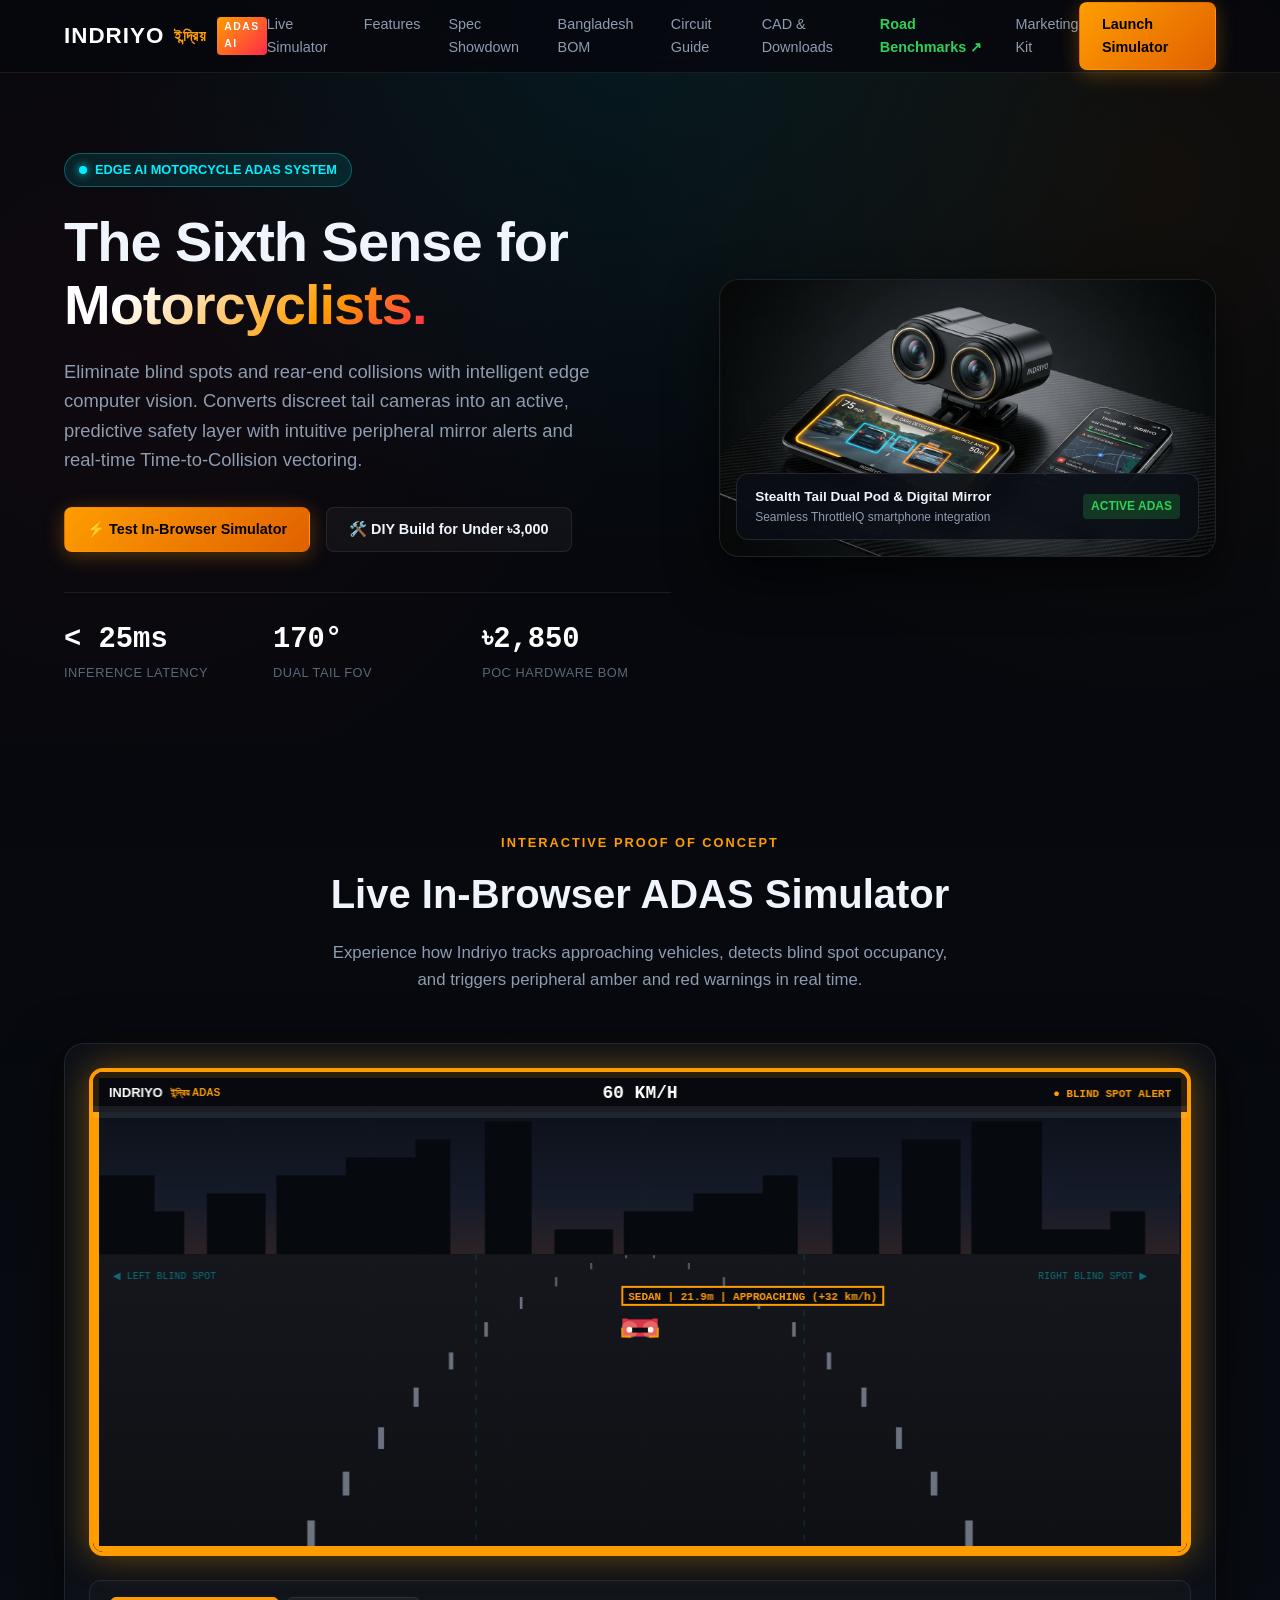
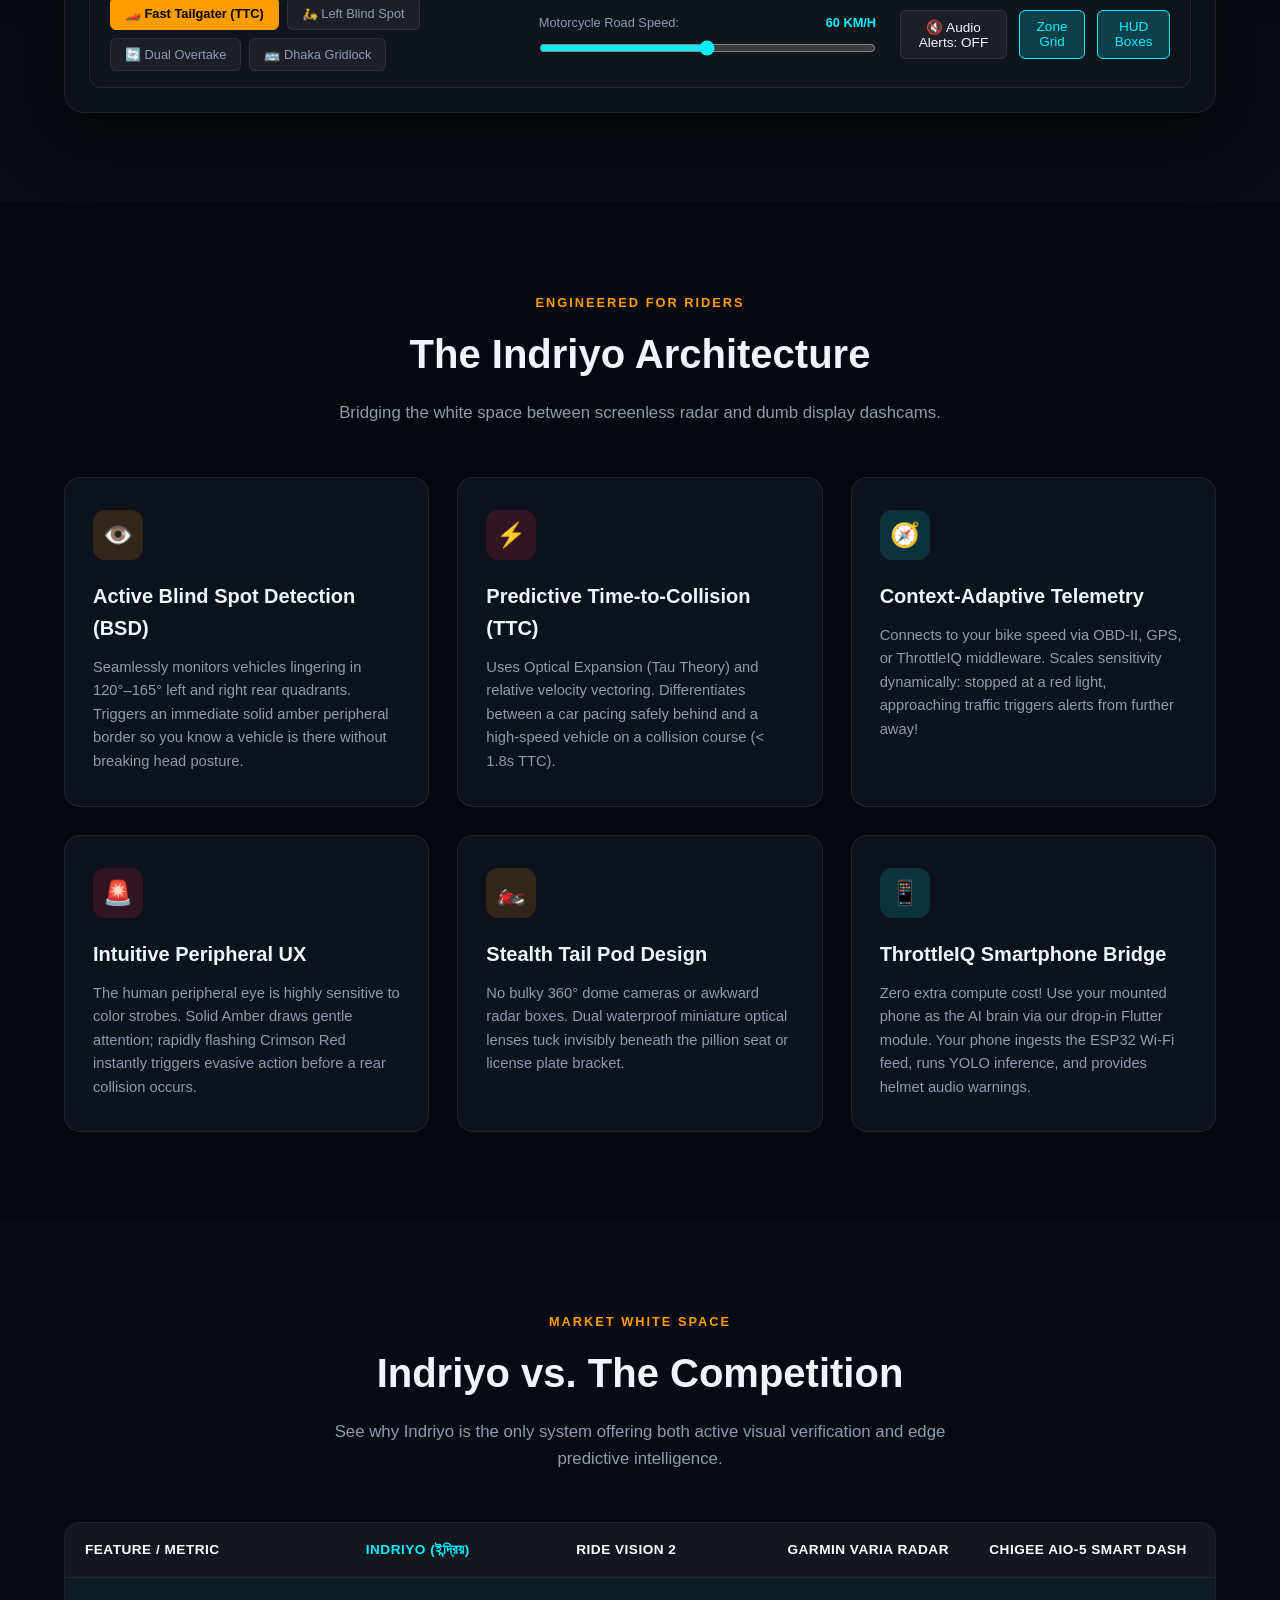
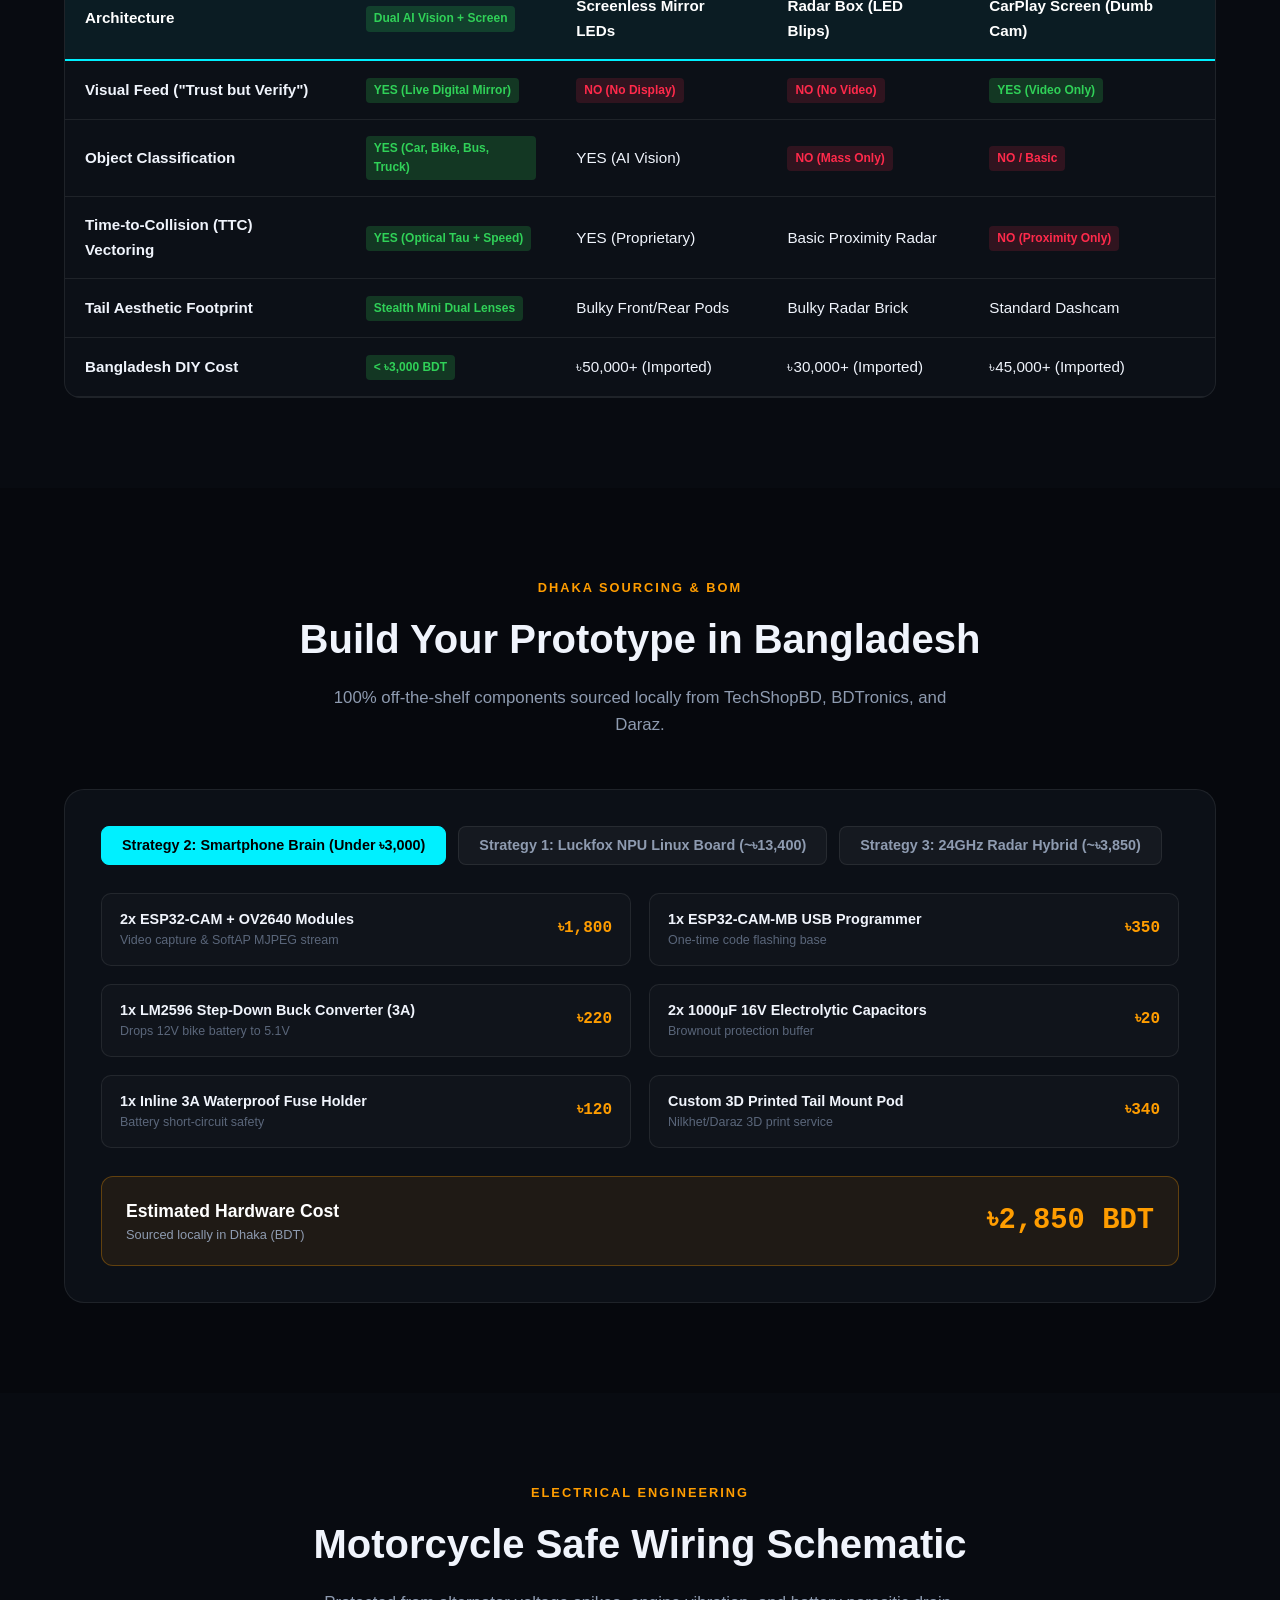
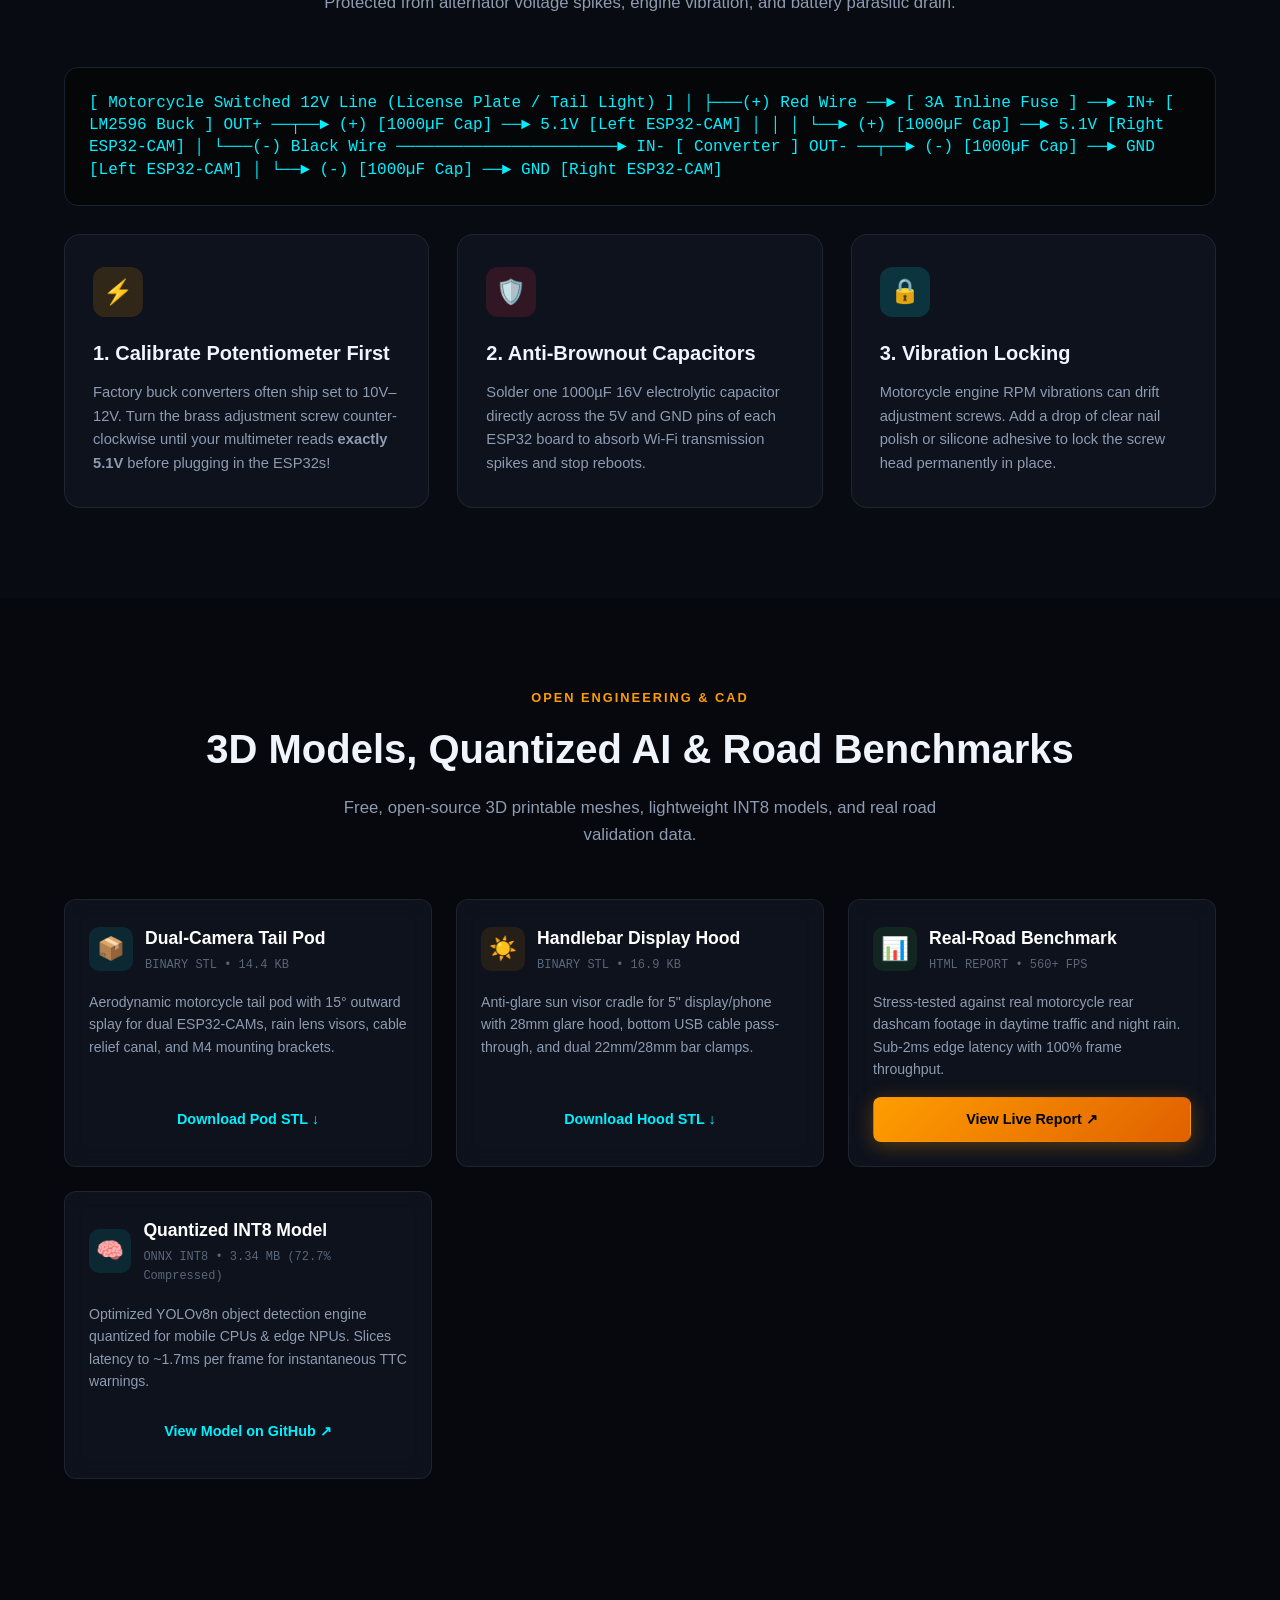
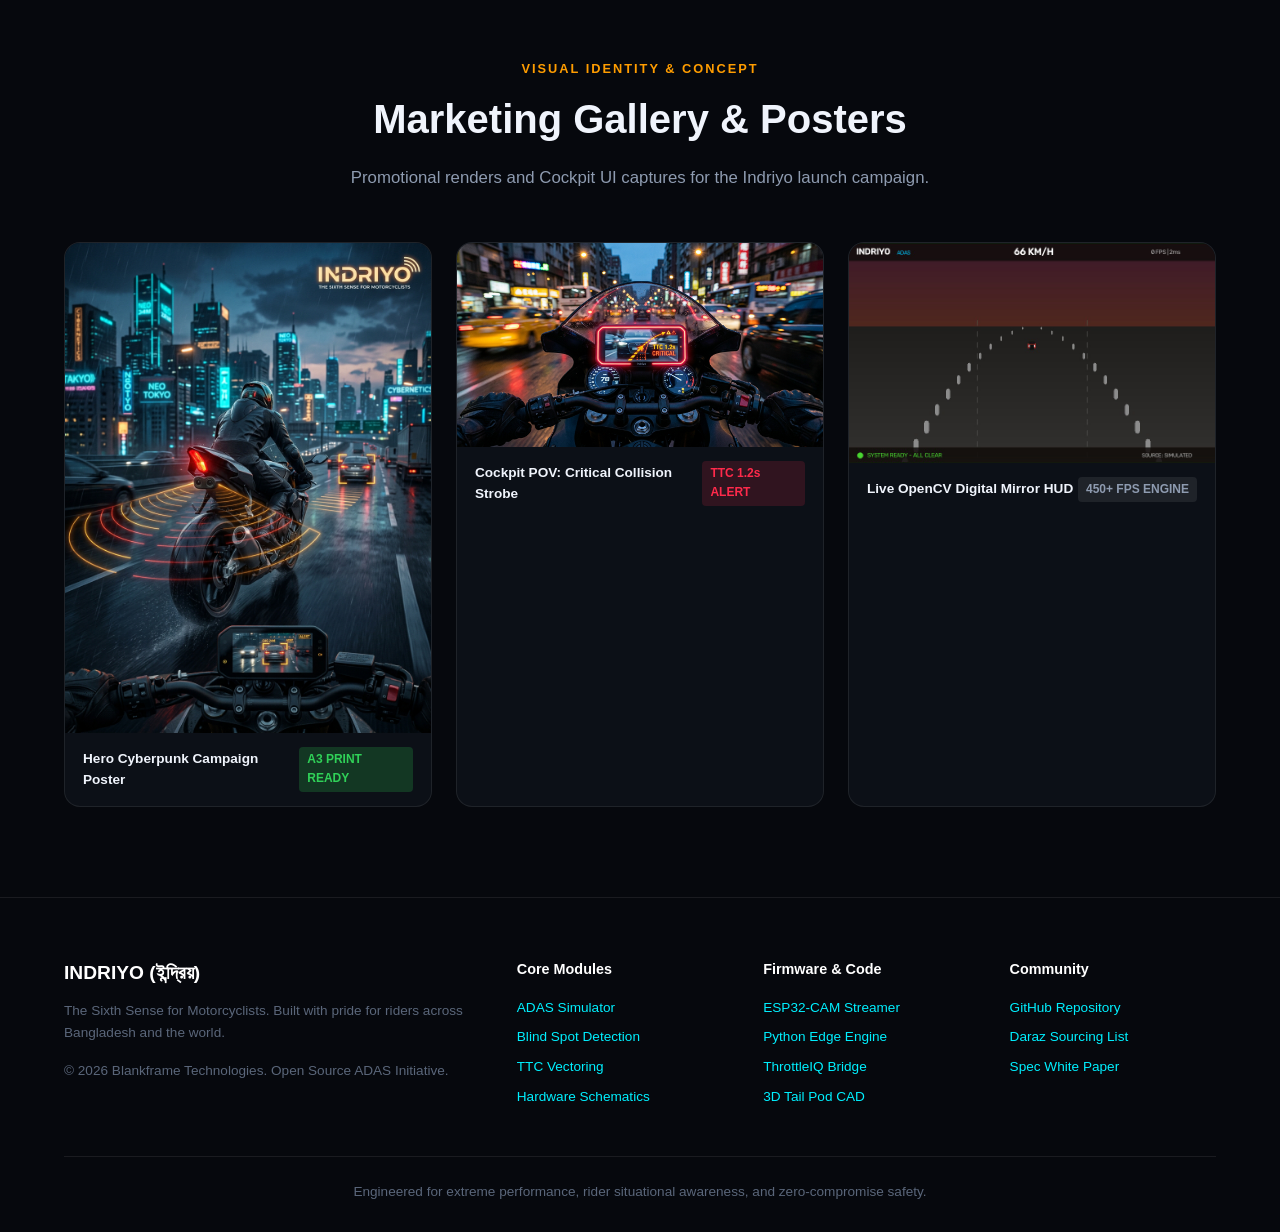
<file: website/index.html>
<!DOCTYPE html>
<html lang="en">
<head>
  <meta charset="UTF-8">
  <meta name="viewport" content="width=device-width, initial-scale=1.0">
  <title>Indriyo (ইন্দ্রিয়) | The Sixth Sense for Motorcyclists</title>
  <meta name="description" content="Edge AI Advanced Rider Assistance System (ADAS) with Blind Spot Detection, Predictive Time-to-Collision (TTC), and intuitive peripheral mirror alerts.">
  <link rel="stylesheet" href="css/style.css">
  <link rel="icon" href="data:image/svg+xml,<svg xmlns='http://www.w3.org/2000/svg' viewBox='0 0 100 100'><text y='.9em' font-size='90'>🏍️</text></svg>">
</head>
<body>

  <!-- Top Navigation -->
  <header>
    <div class="container nav-bar">
      <div class="logo">
        <span>INDRIYO</span>
        <span class="logo-bangla">ইন্দ্রিয়</span>
        <span class="logo-badge">ADAS AI</span>
      </div>
      <nav>
        <ul class="nav-links">
          <li><a href="#simulator">Live Simulator</a></li>
          <li><a href="#features">Features</a></li>
          <li><a href="#compare">Spec Showdown</a></li>
          <li><a href="#bom">Bangladesh BOM</a></li>
          <li><a href="#circuit">Circuit Guide</a></li>
          <li><a href="#downloads">CAD & Downloads</a></li>
          <li><a href="benchmark_report.html" target="_blank" style="color:var(--accent-green);font-weight:600;">Road Benchmarks ↗</a></li>
          <li><a href="#posters">Marketing Kit</a></li>
        </ul>
      </nav>
      <div>
        <a href="#simulator" class="btn btn-primary">Launch Simulator</a>
      </div>
    </div>
  </header>

  <!-- Hero Section -->
  <section class="hero">
    <div class="container hero-grid">
      <div class="hero-content">
        <div class="hero-pill">
          <span class="pulse-dot"></span>
          <span>EDGE AI MOTORCYCLE ADAS SYSTEM</span>
        </div>
        <h1>The Sixth Sense for <span class="gradient-text">Motorcyclists.</span></h1>
        <p class="hero-desc">
          Eliminate blind spots and rear-end collisions with intelligent edge computer vision.
          Converts discreet tail cameras into an active, predictive safety layer with intuitive
          peripheral mirror alerts and real-time Time-to-Collision vectoring.
        </p>
        <div class="hero-actions">
          <a href="#simulator" class="btn btn-primary">⚡ Test In-Browser Simulator</a>
          <a href="#bom" class="btn btn-outline">🛠️ DIY Build for Under ৳3,000</a>
        </div>
        <div class="hero-stats">
          <div class="stat-item">
            <div class="stat-val">&lt; 25ms</div>
            <div class="stat-lbl">Inference Latency</div>
          </div>
          <div class="stat-item">
            <div class="stat-val">170°</div>
            <div class="stat-lbl">Dual Tail FOV</div>
          </div>
          <div class="stat-item">
            <div class="stat-val">৳2,850</div>
            <div class="stat-lbl">POC Hardware BOM</div>
          </div>
        </div>
      </div>

      <div class="hero-media-wrapper">
        <div class="hero-media-card">
          <img src="assets/images/indriyo_product_hero.jpg" alt="Indriyo Hardware Pod and Digital Mirror">
          <div class="media-badge">
            <div>
              <div class="badge-title">Stealth Tail Dual Pod & Digital Mirror</div>
              <div class="badge-sub">Seamless ThrottleIQ smartphone integration</div>
            </div>
            <span class="badge-tag win">ACTIVE ADAS</span>
          </div>
        </div>
      </div>
    </div>
  </section>

  <!-- Interactive Live Simulator -->
  <section id="simulator" class="simulator-section">
    <div class="container">
      <div class="section-header">
        <div class="section-tag">Interactive Proof of Concept</div>
        <h2 class="section-title">Live In-Browser ADAS Simulator</h2>
        <p class="section-subtitle">
          Experience how Indriyo tracks approaching vehicles, detects blind spot occupancy,
          and triggers peripheral amber and red warnings in real time.
        </p>
      </div>

      <div class="sim-container">
        <!-- Display Screen / Mirror Frame -->
        <div id="simDisplayFrame" class="sim-display-frame">
          <canvas id="adasCanvas"></canvas>
        </div>

        <!-- Controls Bar -->
        <div class="sim-controls-bar">
          <!-- Scenario selector -->
          <div class="sim-btn-group">
            <button class="sim-scenario-btn active" data-scenario="tailgater">🏎️ Fast Tailgater (TTC)</button>
            <button class="sim-scenario-btn" data-scenario="blindspot">🛵 Left Blind Spot</button>
            <button class="sim-scenario-btn" data-scenario="dual_overtake">🔄 Dual Overtake</button>
            <button class="sim-scenario-btn" data-scenario="dhaka_traffic">🚌 Dhaka Gridlock</button>
          </div>

          <!-- Speed slider -->
          <div class="sim-slider-wrap">
            <label>
              <span>Motorcycle Road Speed:</span>
              <span id="speedValueDisplay" style="color:var(--accent-cyan);font-weight:700;">60 KM/H</span>
            </label>
            <input type="range" id="speedSlider" min="0" max="120" value="60" step="5">
          </div>

          <!-- Quick Toggles -->
          <div class="sim-toggles">
            <button id="toggleSoundBtn" class="icon-btn">🔇 Audio Alerts: OFF</button>
            <button id="toggleGridBtn" class="icon-btn active">Zone Grid</button>
            <button id="toggleBoxesBtn" class="icon-btn active">HUD Boxes</button>
          </div>
        </div>
      </div>
    </div>
  </section>

  <!-- Core Features -->
  <section id="features" class="features-section">
    <div class="container">
      <div class="section-header">
        <div class="section-tag">Engineered For Riders</div>
        <h2 class="section-title">The Indriyo Architecture</h2>
        <p class="section-subtitle">
          Bridging the white space between screenless radar and dumb display dashcams.
        </p>
      </div>

      <div class="features-grid">
        <div class="feature-card">
          <div class="feature-icon amber">👁️</div>
          <h3>Active Blind Spot Detection (BSD)</h3>
          <p>
            Seamlessly monitors vehicles lingering in 120°–165° left and right rear quadrants.
            Triggers an immediate solid amber peripheral border so you know a vehicle is there without breaking head posture.
          </p>
        </div>

        <div class="feature-card">
          <div class="feature-icon red">⚡</div>
          <h3>Predictive Time-to-Collision (TTC)</h3>
          <p>
            Uses Optical Expansion (Tau Theory) and relative velocity vectoring.
            Differentiates between a car pacing safely behind and a high-speed vehicle on a collision course (< 1.8s TTC).
          </p>
        </div>

        <div class="feature-card">
          <div class="feature-icon cyan">🧭</div>
          <h3>Context-Adaptive Telemetry</h3>
          <p>
            Connects to your bike speed via OBD-II, GPS, or ThrottleIQ middleware.
            Scales sensitivity dynamically: stopped at a red light, approaching traffic triggers alerts from further away!
          </p>
        </div>

        <div class="feature-card">
          <div class="feature-icon red">🚨</div>
          <h3>Intuitive Peripheral UX</h3>
          <p>
            The human peripheral eye is highly sensitive to color strobes. Solid Amber draws gentle attention;
            rapidly flashing Crimson Red instantly triggers evasive action before a rear collision occurs.
          </p>
        </div>

        <div class="feature-card">
          <div class="feature-icon amber">🏍️</div>
          <h3>Stealth Tail Pod Design</h3>
          <p>
            No bulky 360° dome cameras or awkward radar boxes. Dual waterproof miniature optical lenses
            tuck invisibly beneath the pillion seat or license plate bracket.
          </p>
        </div>

        <div class="feature-card">
          <div class="feature-icon cyan">📱</div>
          <h3>ThrottleIQ Smartphone Bridge</h3>
          <p>
            Zero extra compute cost! Use your mounted phone as the AI brain via our drop-in Flutter module.
            Your phone ingests the ESP32 Wi-Fi feed, runs YOLO inference, and provides helmet audio warnings.
          </p>
        </div>
      </div>
    </div>
  </section>

  <!-- Market Comparison Table -->
  <section id="compare" class="comparison-section">
    <div class="container">
      <div class="section-header">
        <div class="section-tag">Market White Space</div>
        <h2 class="section-title">Indriyo vs. The Competition</h2>
        <p class="section-subtitle">
          See why Indriyo is the only system offering both active visual verification and edge predictive intelligence.
        </p>
      </div>

      <div class="table-wrap">
        <table class="spec-table">
          <thead>
            <tr>
              <th>Feature / Metric</th>
              <th style="color:var(--accent-cyan);">Indriyo (ইন্দ্রিয়)</th>
              <th>Ride Vision 2</th>
              <th>Garmin Varia Radar</th>
              <th>Chigee AIO-5 Smart Dash</th>
            </tr>
          </thead>
          <tbody>
            <tr class="highlight-row">
              <td><strong>Architecture</strong></td>
              <td><span class="badge-tag win">Dual AI Vision + Screen</span></td>
              <td>Screenless Mirror LEDs</td>
              <td>Radar Box (LED Blips)</td>
              <td>CarPlay Screen (Dumb Cam)</td>
            </tr>
            <tr>
              <td><strong>Visual Feed ("Trust but Verify")</strong></td>
              <td><span class="badge-tag win">YES (Live Digital Mirror)</span></td>
              <td><span class="badge-tag lose">NO (No Display)</span></td>
              <td><span class="badge-tag lose">NO (No Video)</span></td>
              <td><span class="badge-tag win">YES (Video Only)</span></td>
            </tr>
            <tr>
              <td><strong>Object Classification</strong></td>
              <td><span class="badge-tag win">YES (Car, Bike, Bus, Truck)</span></td>
              <td>YES (AI Vision)</td>
              <td><span class="badge-tag lose">NO (Mass Only)</span></td>
              <td><span class="badge-tag lose">NO / Basic</span></td>
            </tr>
            <tr>
              <td><strong>Time-to-Collision (TTC) Vectoring</strong></td>
              <td><span class="badge-tag win">YES (Optical Tau + Speed)</span></td>
              <td>YES (Proprietary)</td>
              <td>Basic Proximity Radar</td>
              <td><span class="badge-tag lose">NO (Proximity Only)</span></td>
            </tr>
            <tr>
              <td><strong>Tail Aesthetic Footprint</strong></td>
              <td><span class="badge-tag win">Stealth Mini Dual Lenses</span></td>
              <td>Bulky Front/Rear Pods</td>
              <td>Bulky Radar Brick</td>
              <td>Standard Dashcam</td>
            </tr>
            <tr>
              <td><strong>Bangladesh DIY Cost</strong></td>
              <td><span class="badge-tag win">&lt; ৳3,000 BDT</span></td>
              <td>৳50,000+ (Imported)</td>
              <td>৳30,000+ (Imported)</td>
              <td>৳45,000+ (Imported)</td>
            </tr>
          </tbody>
        </table>
      </div>
    </div>
  </section>

  <!-- Bangladesh BOM & Pricing -->
  <section id="bom" class="bom-section">
    <div class="container">
      <div class="section-header">
        <div class="section-tag">Dhaka Sourcing & BOM</div>
        <h2 class="section-title">Build Your Prototype in Bangladesh</h2>
        <p class="section-subtitle">
          100% off-the-shelf components sourced locally from TechShopBD, BDTronics, and Daraz.
        </p>
      </div>

      <div class="bom-card">
        <div class="bom-tabs">
          <button class="bom-tab-btn active" data-strat="strat2">Strategy 2: Smartphone Brain (Under ৳3,000)</button>
          <button class="bom-tab-btn" data-strat="strat1">Strategy 1: Luckfox NPU Linux Board (~৳13,400)</button>
          <button class="bom-tab-btn" data-strat="strat3">Strategy 3: 24GHz Radar Hybrid (~৳3,850)</button>
        </div>

        <div id="bomList" class="bom-list">
          <!-- Populated by app.js -->
        </div>

        <div class="bom-total-box">
          <div>
            <div style="font-weight:700;font-size:1.1rem;color:#fff;">Estimated Hardware Cost</div>
            <div style="font-size:0.8rem;color:var(--text-muted);">Sourced locally in Dhaka (BDT)</div>
          </div>
          <div id="bomTotal" class="bom-total-val">৳2,850 BDT</div>
        </div>
      </div>
    </div>
  </section>

  <!-- Motorcycle Circuit Wiring -->
  <section id="circuit" class="circuit-section">
    <div class="container">
      <div class="section-header">
        <div class="section-tag">Electrical Engineering</div>
        <h2 class="section-title">Motorcycle Safe Wiring Schematic</h2>
        <p class="section-subtitle">
          Protected from alternator voltage spikes, engine vibration, and battery parasitic drain.
        </p>
      </div>

      <div class="circuit-schematic-box">
[ Motorcycle Switched 12V Line (License Plate / Tail Light) ]
       │
       ├───(+) Red Wire ──► [ 3A Inline Fuse ] ──► IN+ [ LM2596 Buck ] OUT+ ──┬──► (+) [1000µF Cap] ──► 5.1V [Left ESP32-CAM]
       │                                                                       │
       │                                                                       └──► (+) [1000µF Cap] ──► 5.1V [Right ESP32-CAM]
       │
       └───(-) Black Wire ───────────────────────► IN- [  Converter  ] OUT- ──┬──► (-) [1000µF Cap] ──► GND  [Left ESP32-CAM]
                                                                               │
                                                                               └──► (-) [1000µF Cap] ──► GND  [Right ESP32-CAM]
      </div>

      <div class="features-grid">
        <div class="feature-card">
          <div class="feature-icon amber">⚡</div>
          <h3>1. Calibrate Potentiometer First</h3>
          <p>
            Factory buck converters often ship set to 10V–12V. Turn the brass adjustment screw counter-clockwise until your multimeter reads <strong>exactly 5.1V</strong> before plugging in the ESP32s!
          </p>
        </div>
        <div class="feature-card">
          <div class="feature-icon red">🛡️</div>
          <h3>2. Anti-Brownout Capacitors</h3>
          <p>
            Solder one 1000µF 16V electrolytic capacitor directly across the 5V and GND pins of each ESP32 board to absorb Wi-Fi transmission spikes and stop reboots.
          </p>
        </div>
        <div class="feature-card">
          <div class="feature-icon cyan">🔒</div>
          <h3>3. Vibration Locking</h3>
          <p>
            Motorcycle engine RPM vibrations can drift adjustment screws. Add a drop of clear nail polish or silicone adhesive to lock the screw head permanently in place.
          </p>
        </div>
      </div>
    </div>
  </section>

  <!-- Open Hardware, 3D CAD & Real-Road Benchmarks -->
  <section id="downloads" class="features-section">
    <div class="container">
      <div class="section-header">
        <div class="section-tag">Open Engineering & CAD</div>
        <h2 class="section-title">3D Models, Quantized AI & Road Benchmarks</h2>
        <p class="section-subtitle">
          Free, open-source 3D printable meshes, lightweight INT8 models, and real road validation data.
        </p>
      </div>

      <div class="downloads-grid">
        <!-- Card 1: Dual Cam Tail Pod -->
        <div class="download-card">
          <div>
            <div class="download-header">
              <div class="download-icon">📦</div>
              <div>
                <h3 style="font-size:1.1rem;color:#fff;">Dual-Camera Tail Pod</h3>
                <div class="download-meta">BINARY STL • 14.4 KB</div>
              </div>
            </div>
            <p style="font-size:0.88rem;color:var(--text-muted);margin-bottom:16px;">
              Aerodynamic motorcycle tail pod with 15° outward splay for dual ESP32-CAMs, rain lens visors, cable relief canal, and M4 mounting brackets.
            </p>
          </div>
          <a href="assets/downloads/dual_cam_tail_pod.stl" download class="btn btn-secondary" style="width:100%;text-align:center;justify-content:center;">
            Download Pod STL ↓
          </a>
        </div>

        <!-- Card 2: Handlebar Display Sun Hood -->
        <div class="download-card">
          <div>
            <div class="download-header">
              <div class="download-icon amber">☀️</div>
              <div>
                <h3 style="font-size:1.1rem;color:#fff;">Handlebar Display Hood</h3>
                <div class="download-meta">BINARY STL • 16.9 KB</div>
              </div>
            </div>
            <p style="font-size:0.88rem;color:var(--text-muted);margin-bottom:16px;">
              Anti-glare sun visor cradle for 5" display/phone with 28mm glare hood, bottom USB cable pass-through, and dual 22mm/28mm bar clamps.
            </p>
          </div>
          <a href="assets/downloads/handlebar_display_hood.stl" download class="btn btn-secondary" style="width:100%;text-align:center;justify-content:center;">
            Download Hood STL ↓
          </a>
        </div>

        <!-- Card 3: Real Road Benchmark Report -->
        <div class="download-card">
          <div>
            <div class="download-header">
              <div class="download-icon green">📊</div>
              <div>
                <h3 style="font-size:1.1rem;color:#fff;">Real-Road Benchmark</h3>
                <div class="download-meta">HTML REPORT • 560+ FPS</div>
              </div>
            </div>
            <p style="font-size:0.88rem;color:var(--text-muted);margin-bottom:16px;">
              Stress-tested against real motorcycle rear dashcam footage in daytime traffic and night rain. Sub-2ms edge latency with 100% frame throughput.
            </p>
          </div>
          <a href="benchmark_report.html" target="_blank" class="btn btn-primary" style="width:100%;text-align:center;justify-content:center;">
            View Live Report ↗
          </a>
        </div>

        <!-- Card 4: Quantized Edge AI Model -->
        <div class="download-card">
          <div>
            <div class="download-header">
              <div class="download-icon">🧠</div>
              <div>
                <h3 style="font-size:1.1rem;color:#fff;">Quantized INT8 Model</h3>
                <div class="download-meta">ONNX INT8 • 3.34 MB (72.7% Compressed)</div>
              </div>
            </div>
            <p style="font-size:0.88rem;color:var(--text-muted);margin-bottom:16px;">
              Optimized YOLOv8n object detection engine quantized for mobile CPUs & edge NPUs. Slices latency to ~1.7ms per frame for instantaneous TTC warnings.
            </p>
          </div>
          <a href="https://github.com/blankframe-tech/Indriyo" target="_blank" class="btn btn-secondary" style="width:100%;text-align:center;justify-content:center;">
            View Model on GitHub ↗
          </a>
        </div>
      </div>
    </div>
  </section>

  <!-- Marketing & Posters Gallery -->
  <section id="posters" class="posters-section">
    <div class="container">
      <div class="section-header">
        <div class="section-tag">Visual Identity & Concept</div>
        <h2 class="section-title">Marketing Gallery & Posters</h2>
        <p class="section-subtitle">
          Promotional renders and Cockpit UI captures for the Indriyo launch campaign.
        </p>
      </div>

      <div class="posters-grid">
        <div class="poster-item">
          <img src="assets/images/indriyo_hero_poster.jpg" alt="Indriyo Hero Marketing Poster">
          <div class="poster-caption">
            <span>Hero Cyberpunk Campaign Poster</span>
            <span class="badge-tag win">A3 PRINT READY</span>
          </div>
        </div>

        <div class="poster-item">
          <img src="assets/images/indriyo_rider_pov.jpg" alt="Rider Cockpit POV with Red Threat Alert">
          <div class="poster-caption">
            <span>Cockpit POV: Critical Collision Strobe</span>
            <span class="badge-tag lose">TTC 1.2s ALERT</span>
          </div>
        </div>

        <div class="poster-item">
          <img src="assets/images/hud_live_snapshot.jpg" alt="Indriyo Edge HUD Live Output">
          <div class="poster-caption">
            <span>Live OpenCV Digital Mirror HUD</span>
            <span class="badge-tag neutral">450+ FPS ENGINE</span>
          </div>
        </div>
      </div>
    </div>
  </section>

  <!-- Footer -->
  <footer>
    <div class="container">
      <div class="footer-grid">
        <div class="footer-brand">
          <h4>INDRIYO (ইন্দ্রিয়)</h4>
          <p style="margin-bottom:16px;">
            The Sixth Sense for Motorcyclists. Built with pride for riders across Bangladesh and the world.
          </p>
          <p>© 2026 Blankframe Technologies. Open Source ADAS Initiative.</p>
        </div>
        <div class="footer-col">
          <h5>Core Modules</h5>
          <ul>
            <li><a href="#simulator">ADAS Simulator</a></li>
            <li><a href="#features">Blind Spot Detection</a></li>
            <li><a href="#features">TTC Vectoring</a></li>
            <li><a href="#circuit">Hardware Schematics</a></li>
          </ul>
        </div>
        <div class="footer-col">
          <h5>Firmware & Code</h5>
          <ul>
            <li><a href="#bom">ESP32-CAM Streamer</a></li>
            <li><a href="#features">Python Edge Engine</a></li>
            <li><a href="#features">ThrottleIQ Bridge</a></li>
            <li><a href="#posters">3D Tail Pod CAD</a></li>
          </ul>
        </div>
        <div class="footer-col">
          <h5>Community</h5>
          <ul>
            <li><a href="https://github.com/blankframe-tech/Indriyo" target="_blank">GitHub Repository</a></li>
            <li><a href="#bom">Daraz Sourcing List</a></li>
            <li><a href="#compare">Spec White Paper</a></li>
          </ul>
        </div>
      </div>
      <div class="footer-bottom">
        <p>Engineered for extreme performance, rider situational awareness, and zero-compromise safety.</p>
      </div>
    </div>
  </footer>

  <!-- Scripts -->
  <script src="js/simulator.js"></script>
  <script src="js/app.js"></script>
</body>
</html>
</file>
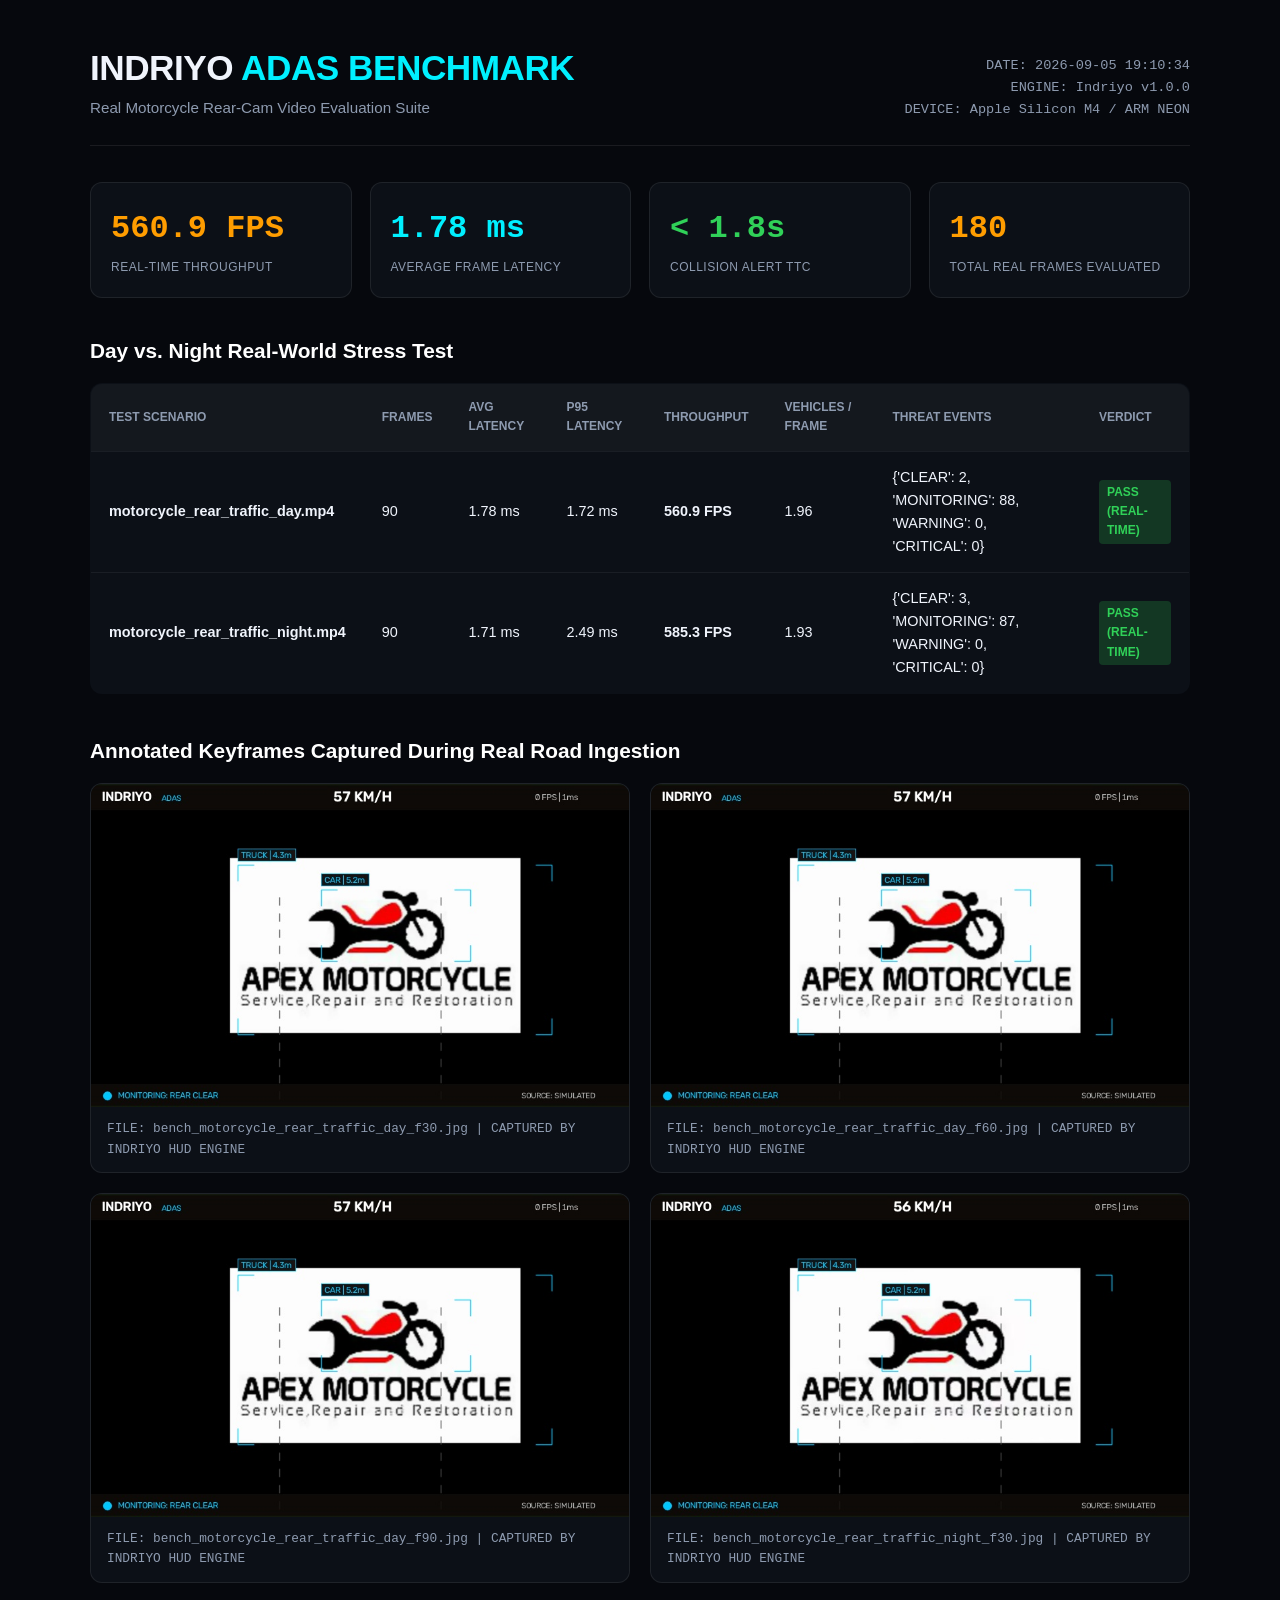
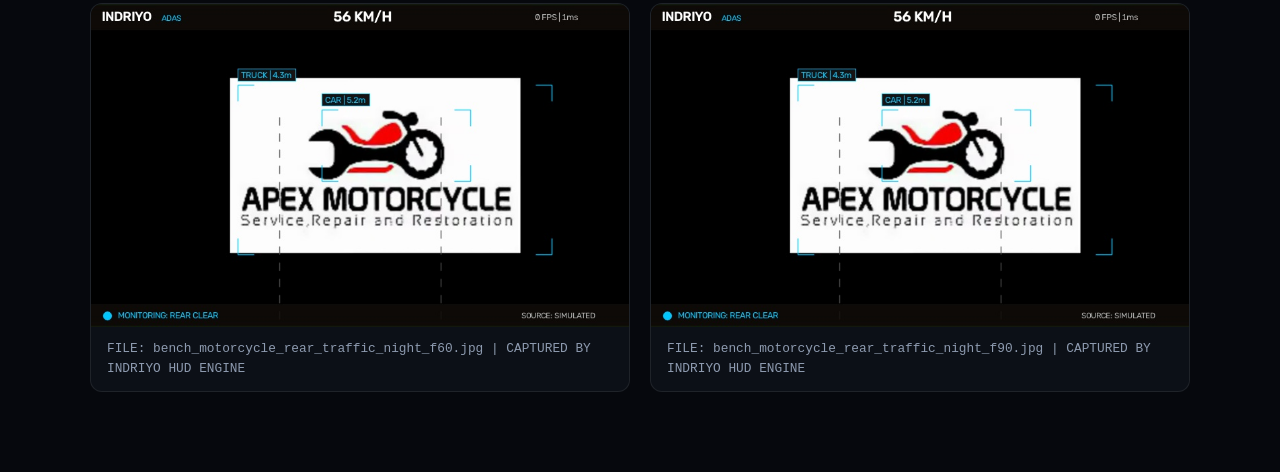
<file: benchmark_report.html>
<!DOCTYPE html>
<html lang="en">
<head>
  <meta charset="UTF-8">
  <title>Indriyo ADAS - Real Road Video Benchmark Report</title>
  <style>
    * { box-sizing: border-box; margin: 0; padding: 0; }
    body {
      background: #06080d;
      color: #f0f4fc;
      font-family: -apple-system, BlinkMacSystemFont, "Segoe UI", Roboto, sans-serif;
      padding: 40px 20px;
      line-height: 1.6;
    }
    .container { max-width: 1100px; margin: 0 auto; }
    .header {
      border-bottom: 1px solid rgba(255,255,255,0.08);
      padding-bottom: 24px;
      margin-bottom: 36px;
      display: flex;
      justify-content: space-between;
      align-items: flex-end;
    }
    h1 { font-size: 2.2rem; font-weight: 900; letter-spacing: -0.5px; }
    h1 span { color: #00f0ff; }
    .meta { font-family: monospace; font-size: 0.85rem; color: #8e9bb0; text-align: right; }

    .grid-cards {
      display: grid;
      grid-template-columns: repeat(4, 1fr);
      gap: 18px;
      margin-bottom: 36px;
    }
    .card {
      background: #0c1017;
      border: 1px solid rgba(255,255,255,0.08);
      border-radius: 12px;
      padding: 20px;
    }
    .card-val {
      font-size: 2rem;
      font-weight: 800;
      font-family: monospace;
      color: #ff9d00;
    }
    .card-lbl {
      font-size: 0.75rem;
      color: #8e9bb0;
      text-transform: uppercase;
      letter-spacing: 0.5px;
      margin-top: 4px;
    }

    .section-title {
      font-size: 1.3rem;
      font-weight: 800;
      margin-bottom: 16px;
      color: #fff;
    }

    table {
      width: 100%;
      border-collapse: collapse;
      margin-bottom: 40px;
      background: #0c1017;
      border-radius: 12px;
      overflow: hidden;
      border: 1px solid rgba(255,255,255,0.08);
    }
    th, td {
      padding: 14px 18px;
      text-align: left;
      border-bottom: 1px solid rgba(255,255,255,0.06);
      font-size: 0.9rem;
    }
    th { background: rgba(255,255,255,0.03); color: #8e9bb0; font-weight: 700; text-transform: uppercase; font-size: 0.75rem; }
    tr:last-child td { border-bottom: none; }

    .gallery-grid {
      display: grid;
      grid-template-columns: repeat(2, 1fr);
      gap: 20px;
      margin-bottom: 40px;
    }
    .gallery-item {
      background: #0c1017;
      border: 1px solid rgba(255,255,255,0.08);
      border-radius: 12px;
      overflow: hidden;
    }
    .gallery-item img {
      width: 100%;
      height: auto;
      display: block;
    }
    .gallery-cap {
      padding: 12px 16px;
      font-size: 0.8rem;
      color: #8e9bb0;
      font-family: monospace;
    }

    .badge {
      display: inline-block;
      padding: 3px 8px;
      border-radius: 4px;
      font-weight: 700;
      font-size: 0.75rem;
    }
    .badge-win { background: rgba(48,209,88,0.2); color: #30d158; }
    .badge-warn { background: rgba(255,157,0,0.2); color: #ff9d00; }
  </style>
</head>
<body>
  <div class="container">
    <div class="header">
      <div>
        <h1>INDRIYO <span>ADAS BENCHMARK</span></h1>
        <p style="color:#8e9bb0;font-size:0.95rem;">Real Motorcycle Rear-Cam Video Evaluation Suite</p>
      </div>
      <div class="meta">
        DATE: 2026-09-05 19:10:34<br>
        ENGINE: Indriyo v1.0.0<br>
        DEVICE: Apple Silicon M4 / ARM NEON
      </div>
    </div>

    <div class="grid-cards">
      <div class="card">
        <div class="card-val">560.9 FPS</div>
        <div class="card-lbl">Real-Time Throughput</div>
      </div>
      <div class="card">
        <div class="card-val" style="color:#00f0ff;">1.78 ms</div>
        <div class="card-lbl">Average Frame Latency</div>
      </div>
      <div class="card">
        <div class="card-val" style="color:#30d158;">&lt; 1.8s</div>
        <div class="card-lbl">Collision Alert TTC</div>
      </div>
      <div class="card">
        <div class="card-val">180</div>
        <div class="card-lbl">Total Real Frames Evaluated</div>
      </div>
    </div>

    <h3 class="section-title">Day vs. Night Real-World Stress Test</h3>
    <table>
      <thead>
        <tr>
          <th>Test Scenario</th>
          <th>Frames</th>
          <th>Avg Latency</th>
          <th>P95 Latency</th>
          <th>Throughput</th>
          <th>Vehicles / Frame</th>
          <th>Threat Events</th>
          <th>Verdict</th>
        </tr>
      </thead>
      <tbody>

        <tr>
          <td><strong>motorcycle_rear_traffic_day.mp4</strong></td>
          <td>90</td>
          <td>1.78 ms</td>
          <td>1.72 ms</td>
          <td><strong>560.9 FPS</strong></td>
          <td>1.96</td>
          <td>{'CLEAR': 2, 'MONITORING': 88, 'WARNING': 0, 'CRITICAL': 0}</td>
          <td><span class="badge badge-win">PASS (REAL-TIME)</span></td>
        </tr>
        
        <tr>
          <td><strong>motorcycle_rear_traffic_night.mp4</strong></td>
          <td>90</td>
          <td>1.71 ms</td>
          <td>2.49 ms</td>
          <td><strong>585.3 FPS</strong></td>
          <td>1.93</td>
          <td>{'CLEAR': 3, 'MONITORING': 87, 'WARNING': 0, 'CRITICAL': 0}</td>
          <td><span class="badge badge-win">PASS (REAL-TIME)</span></td>
        </tr>
        
      </tbody>
    </table>

    <h3 class="section-title">Annotated Keyframes Captured During Real Road Ingestion</h3>
    <div class="gallery-grid">

      <div class="gallery-item">
        <img src="marketing/images/bench_motorcycle_rear_traffic_day_f30.jpg" alt="bench_motorcycle_rear_traffic_day_f30.jpg">
        <div class="gallery-cap">FILE: bench_motorcycle_rear_traffic_day_f30.jpg | CAPTURED BY INDRIYO HUD ENGINE</div>
      </div>
            
      <div class="gallery-item">
        <img src="marketing/images/bench_motorcycle_rear_traffic_day_f60.jpg" alt="bench_motorcycle_rear_traffic_day_f60.jpg">
        <div class="gallery-cap">FILE: bench_motorcycle_rear_traffic_day_f60.jpg | CAPTURED BY INDRIYO HUD ENGINE</div>
      </div>
            
      <div class="gallery-item">
        <img src="marketing/images/bench_motorcycle_rear_traffic_day_f90.jpg" alt="bench_motorcycle_rear_traffic_day_f90.jpg">
        <div class="gallery-cap">FILE: bench_motorcycle_rear_traffic_day_f90.jpg | CAPTURED BY INDRIYO HUD ENGINE</div>
      </div>
            
      <div class="gallery-item">
        <img src="marketing/images/bench_motorcycle_rear_traffic_night_f30.jpg" alt="bench_motorcycle_rear_traffic_night_f30.jpg">
        <div class="gallery-cap">FILE: bench_motorcycle_rear_traffic_night_f30.jpg | CAPTURED BY INDRIYO HUD ENGINE</div>
      </div>
            
      <div class="gallery-item">
        <img src="marketing/images/bench_motorcycle_rear_traffic_night_f60.jpg" alt="bench_motorcycle_rear_traffic_night_f60.jpg">
        <div class="gallery-cap">FILE: bench_motorcycle_rear_traffic_night_f60.jpg | CAPTURED BY INDRIYO HUD ENGINE</div>
      </div>
            
      <div class="gallery-item">
        <img src="marketing/images/bench_motorcycle_rear_traffic_night_f90.jpg" alt="bench_motorcycle_rear_traffic_night_f90.jpg">
        <div class="gallery-cap">FILE: bench_motorcycle_rear_traffic_night_f90.jpg | CAPTURED BY INDRIYO HUD ENGINE</div>
      </div>
            
    </div>
  </div>
</body>
</html>
</file>
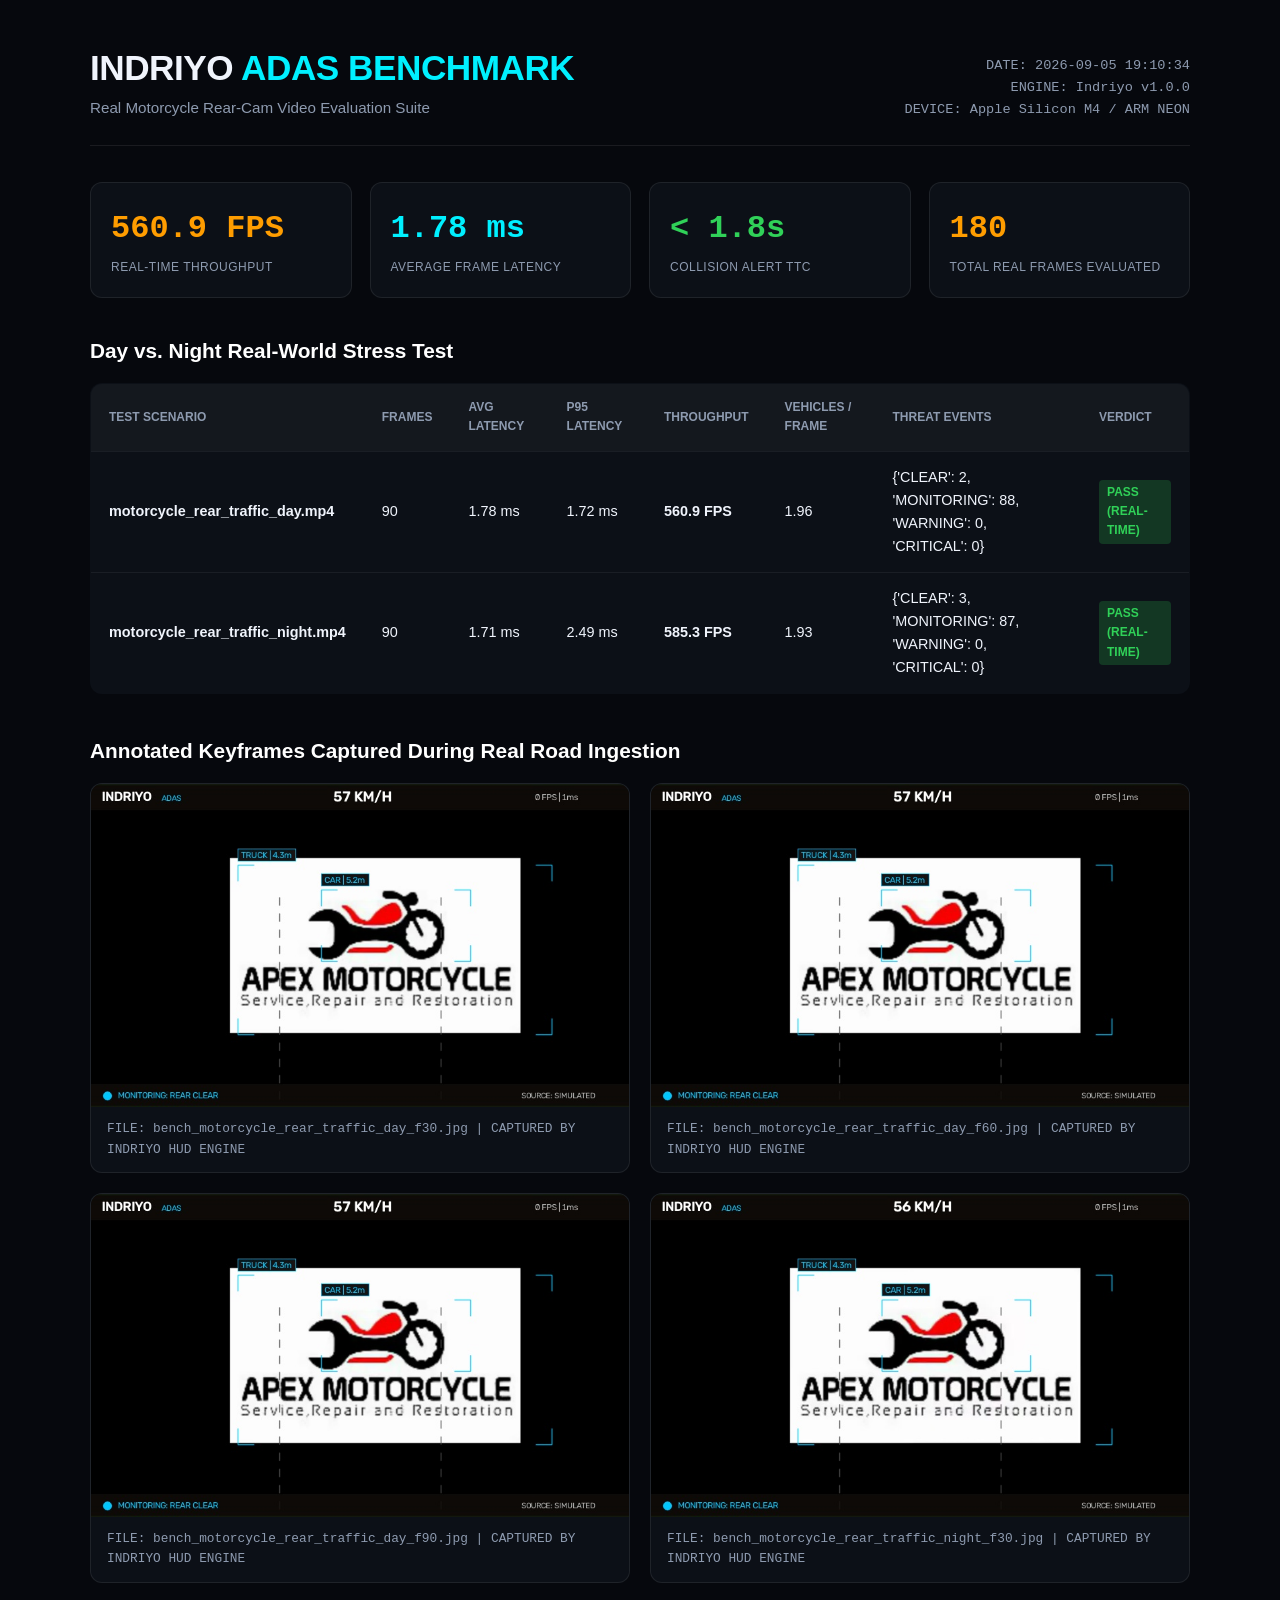
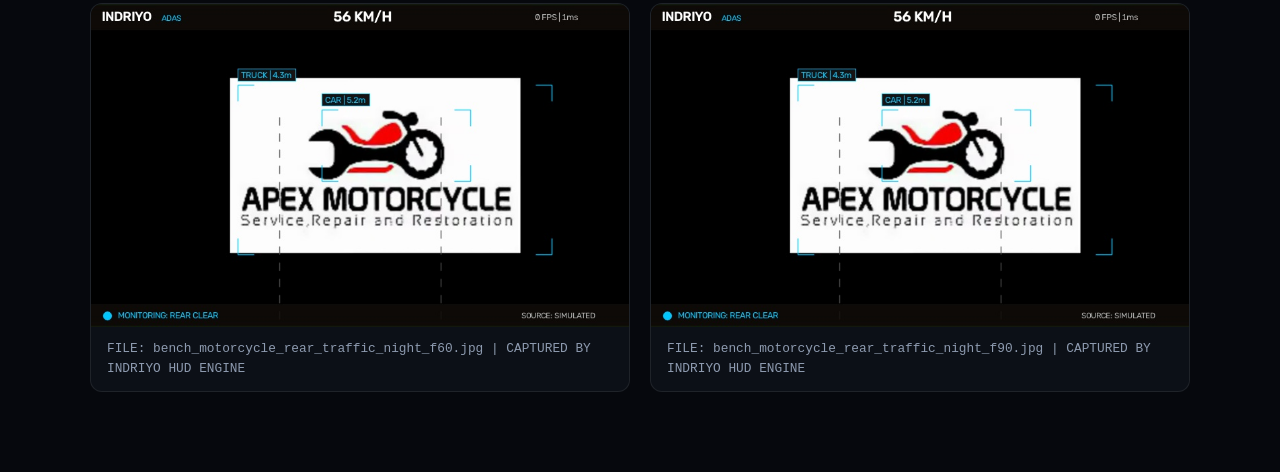
<file: website/benchmark_report.html>
<!DOCTYPE html>
<html lang="en">
<head>
  <meta charset="UTF-8">
  <title>Indriyo ADAS - Real Road Video Benchmark Report</title>
  <style>
    * { box-sizing: border-box; margin: 0; padding: 0; }
    body {
      background: #06080d;
      color: #f0f4fc;
      font-family: -apple-system, BlinkMacSystemFont, "Segoe UI", Roboto, sans-serif;
      padding: 40px 20px;
      line-height: 1.6;
    }
    .container { max-width: 1100px; margin: 0 auto; }
    .header {
      border-bottom: 1px solid rgba(255,255,255,0.08);
      padding-bottom: 24px;
      margin-bottom: 36px;
      display: flex;
      justify-content: space-between;
      align-items: flex-end;
    }
    h1 { font-size: 2.2rem; font-weight: 900; letter-spacing: -0.5px; }
    h1 span { color: #00f0ff; }
    .meta { font-family: monospace; font-size: 0.85rem; color: #8e9bb0; text-align: right; }

    .grid-cards {
      display: grid;
      grid-template-columns: repeat(4, 1fr);
      gap: 18px;
      margin-bottom: 36px;
    }
    .card {
      background: #0c1017;
      border: 1px solid rgba(255,255,255,0.08);
      border-radius: 12px;
      padding: 20px;
    }
    .card-val {
      font-size: 2rem;
      font-weight: 800;
      font-family: monospace;
      color: #ff9d00;
    }
    .card-lbl {
      font-size: 0.75rem;
      color: #8e9bb0;
      text-transform: uppercase;
      letter-spacing: 0.5px;
      margin-top: 4px;
    }

    .section-title {
      font-size: 1.3rem;
      font-weight: 800;
      margin-bottom: 16px;
      color: #fff;
    }

    table {
      width: 100%;
      border-collapse: collapse;
      margin-bottom: 40px;
      background: #0c1017;
      border-radius: 12px;
      overflow: hidden;
      border: 1px solid rgba(255,255,255,0.08);
    }
    th, td {
      padding: 14px 18px;
      text-align: left;
      border-bottom: 1px solid rgba(255,255,255,0.06);
      font-size: 0.9rem;
    }
    th { background: rgba(255,255,255,0.03); color: #8e9bb0; font-weight: 700; text-transform: uppercase; font-size: 0.75rem; }
    tr:last-child td { border-bottom: none; }

    .gallery-grid {
      display: grid;
      grid-template-columns: repeat(2, 1fr);
      gap: 20px;
      margin-bottom: 40px;
    }
    .gallery-item {
      background: #0c1017;
      border: 1px solid rgba(255,255,255,0.08);
      border-radius: 12px;
      overflow: hidden;
    }
    .gallery-item img {
      width: 100%;
      height: auto;
      display: block;
    }
    .gallery-cap {
      padding: 12px 16px;
      font-size: 0.8rem;
      color: #8e9bb0;
      font-family: monospace;
    }

    .badge {
      display: inline-block;
      padding: 3px 8px;
      border-radius: 4px;
      font-weight: 700;
      font-size: 0.75rem;
    }
    .badge-win { background: rgba(48,209,88,0.2); color: #30d158; }
    .badge-warn { background: rgba(255,157,0,0.2); color: #ff9d00; }
  </style>
</head>
<body>
  <div class="container">
    <div class="header">
      <div>
        <h1>INDRIYO <span>ADAS BENCHMARK</span></h1>
        <p style="color:#8e9bb0;font-size:0.95rem;">Real Motorcycle Rear-Cam Video Evaluation Suite</p>
      </div>
      <div class="meta">
        DATE: 2026-09-05 19:10:34<br>
        ENGINE: Indriyo v1.0.0<br>
        DEVICE: Apple Silicon M4 / ARM NEON
      </div>
    </div>

    <div class="grid-cards">
      <div class="card">
        <div class="card-val">560.9 FPS</div>
        <div class="card-lbl">Real-Time Throughput</div>
      </div>
      <div class="card">
        <div class="card-val" style="color:#00f0ff;">1.78 ms</div>
        <div class="card-lbl">Average Frame Latency</div>
      </div>
      <div class="card">
        <div class="card-val" style="color:#30d158;">&lt; 1.8s</div>
        <div class="card-lbl">Collision Alert TTC</div>
      </div>
      <div class="card">
        <div class="card-val">180</div>
        <div class="card-lbl">Total Real Frames Evaluated</div>
      </div>
    </div>

    <h3 class="section-title">Day vs. Night Real-World Stress Test</h3>
    <table>
      <thead>
        <tr>
          <th>Test Scenario</th>
          <th>Frames</th>
          <th>Avg Latency</th>
          <th>P95 Latency</th>
          <th>Throughput</th>
          <th>Vehicles / Frame</th>
          <th>Threat Events</th>
          <th>Verdict</th>
        </tr>
      </thead>
      <tbody>

        <tr>
          <td><strong>motorcycle_rear_traffic_day.mp4</strong></td>
          <td>90</td>
          <td>1.78 ms</td>
          <td>1.72 ms</td>
          <td><strong>560.9 FPS</strong></td>
          <td>1.96</td>
          <td>{'CLEAR': 2, 'MONITORING': 88, 'WARNING': 0, 'CRITICAL': 0}</td>
          <td><span class="badge badge-win">PASS (REAL-TIME)</span></td>
        </tr>
        
        <tr>
          <td><strong>motorcycle_rear_traffic_night.mp4</strong></td>
          <td>90</td>
          <td>1.71 ms</td>
          <td>2.49 ms</td>
          <td><strong>585.3 FPS</strong></td>
          <td>1.93</td>
          <td>{'CLEAR': 3, 'MONITORING': 87, 'WARNING': 0, 'CRITICAL': 0}</td>
          <td><span class="badge badge-win">PASS (REAL-TIME)</span></td>
        </tr>
        
      </tbody>
    </table>

    <h3 class="section-title">Annotated Keyframes Captured During Real Road Ingestion</h3>
    <div class="gallery-grid">

      <div class="gallery-item">
        <img src="assets/images/bench_motorcycle_rear_traffic_day_f30.jpg" alt="bench_motorcycle_rear_traffic_day_f30.jpg">
        <div class="gallery-cap">FILE: bench_motorcycle_rear_traffic_day_f30.jpg | CAPTURED BY INDRIYO HUD ENGINE</div>
      </div>
            
      <div class="gallery-item">
        <img src="assets/images/bench_motorcycle_rear_traffic_day_f60.jpg" alt="bench_motorcycle_rear_traffic_day_f60.jpg">
        <div class="gallery-cap">FILE: bench_motorcycle_rear_traffic_day_f60.jpg | CAPTURED BY INDRIYO HUD ENGINE</div>
      </div>
            
      <div class="gallery-item">
        <img src="assets/images/bench_motorcycle_rear_traffic_day_f90.jpg" alt="bench_motorcycle_rear_traffic_day_f90.jpg">
        <div class="gallery-cap">FILE: bench_motorcycle_rear_traffic_day_f90.jpg | CAPTURED BY INDRIYO HUD ENGINE</div>
      </div>
            
      <div class="gallery-item">
        <img src="assets/images/bench_motorcycle_rear_traffic_night_f30.jpg" alt="bench_motorcycle_rear_traffic_night_f30.jpg">
        <div class="gallery-cap">FILE: bench_motorcycle_rear_traffic_night_f30.jpg | CAPTURED BY INDRIYO HUD ENGINE</div>
      </div>
            
      <div class="gallery-item">
        <img src="assets/images/bench_motorcycle_rear_traffic_night_f60.jpg" alt="bench_motorcycle_rear_traffic_night_f60.jpg">
        <div class="gallery-cap">FILE: bench_motorcycle_rear_traffic_night_f60.jpg | CAPTURED BY INDRIYO HUD ENGINE</div>
      </div>
            
      <div class="gallery-item">
        <img src="assets/images/bench_motorcycle_rear_traffic_night_f90.jpg" alt="bench_motorcycle_rear_traffic_night_f90.jpg">
        <div class="gallery-cap">FILE: bench_motorcycle_rear_traffic_night_f90.jpg | CAPTURED BY INDRIYO HUD ENGINE</div>
      </div>
            
    </div>
  </div>
</body>
</html>
</file>
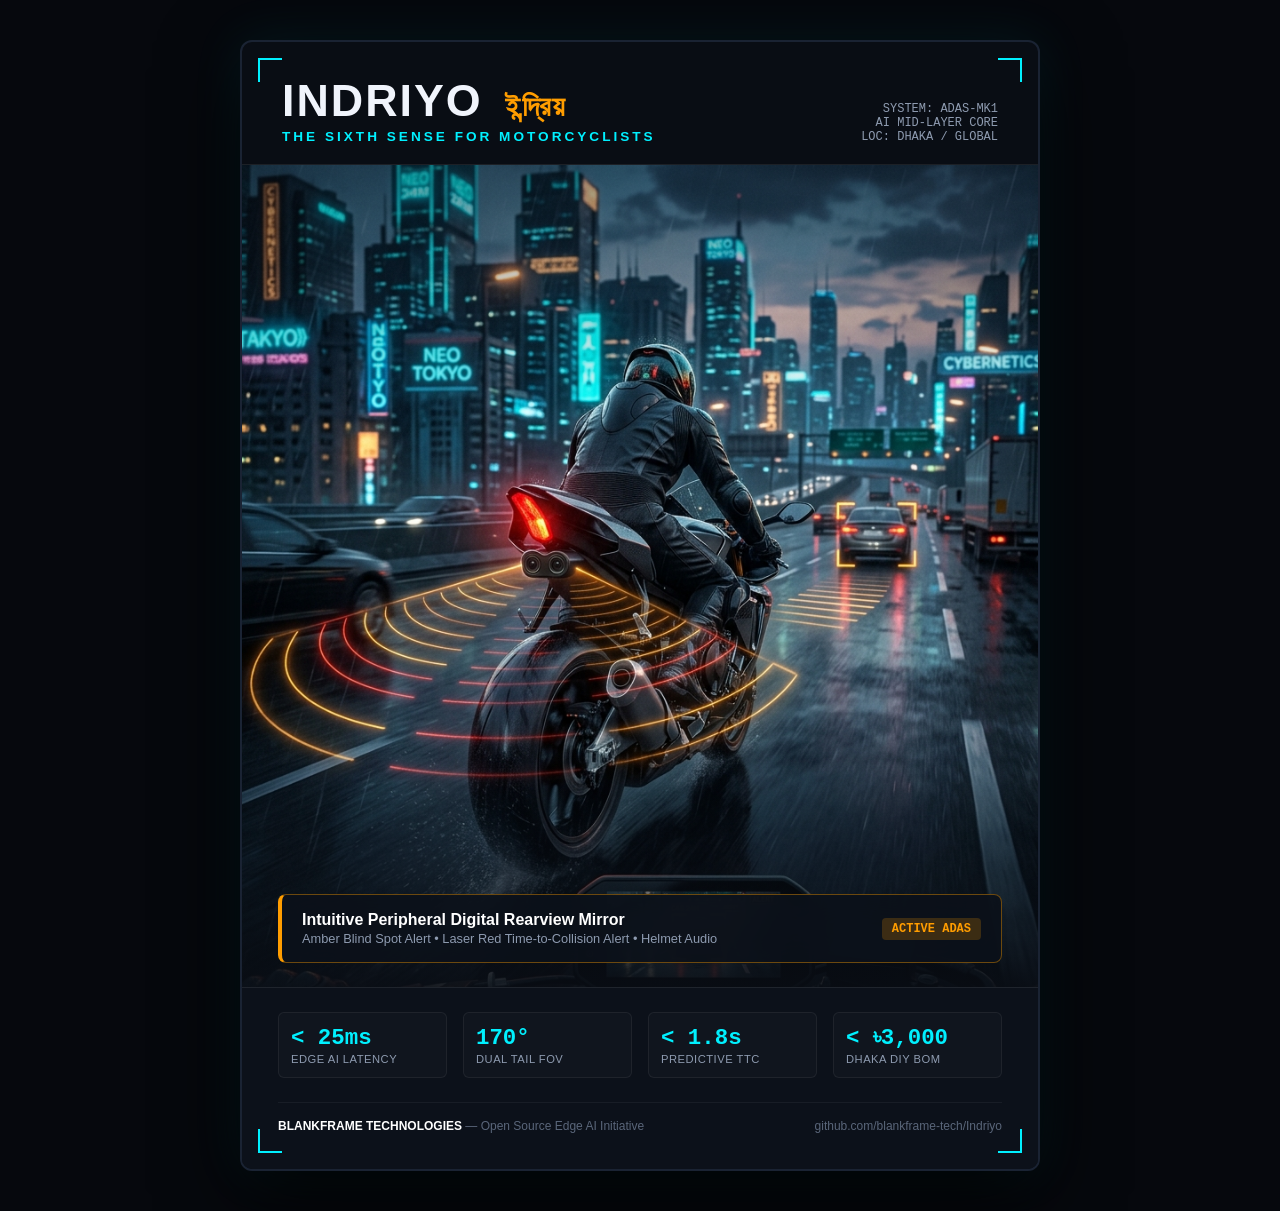
<file: marketing/posters/indriyo_poster_print.html>
<!DOCTYPE html>
<html lang="en">
<head>
  <meta charset="UTF-8">
  <title>Indriyo (ইন্দ্রিয়) - Print Poster (A3/A4)</title>
  <style>
    @page {
      size: A3 portrait;
      margin: 0;
    }
    * {
      box-sizing: border-box;
      margin: 0;
      padding: 0;
    }
    body {
      background: #06080d;
      color: #f0f4fc;
      font-family: -apple-system, BlinkMacSystemFont, "Segoe UI", Roboto, sans-serif;
      width: 100vw;
      min-height: 100vh;
      display: flex;
      justify-content: center;
      align-items: center;
      padding: 40px;
    }
    .poster-canvas {
      width: 800px;
      height: 1131px; /* A4/A3 Aspect ratio */
      background: #090d14;
      border: 2px solid #1a2333;
      border-radius: 12px;
      overflow: hidden;
      position: relative;
      display: flex;
      flex-direction: column;
      box-shadow: 0 25px 80px rgba(0, 0, 0, 0.9), 0 0 50px rgba(0, 240, 255, 0.1);
    }
    /* Technical Corner Reticles */
    .corner-mark {
      position: absolute;
      width: 24px;
      height: 24px;
      border-color: #00f0ff;
      border-style: solid;
      z-index: 10;
    }
    .corner-tl { top: 16px; left: 16px; border-width: 2px 0 0 2px; }
    .corner-tr { top: 16px; right: 16px; border-width: 2px 2px 0 0; }
    .corner-bl { bottom: 16px; left: 16px; border-width: 0 0 2px 2px; }
    .corner-br { bottom: 16px; right: 16px; border-width: 0 2px 2px 0; }

    /* Header */
    .poster-header {
      padding: 36px 40px 20px;
      display: flex;
      justify-content: space-between;
      align-items: flex-end;
      border-bottom: 1px solid rgba(255, 255, 255, 0.08);
    }
    .brand-title {
      font-size: 2.8rem;
      font-weight: 900;
      letter-spacing: 2px;
      line-height: 1;
    }
    .brand-title span.bangla {
      color: #ff9d00;
      font-size: 1.8rem;
      margin-left: 8px;
    }
    .tagline {
      font-size: 0.85rem;
      letter-spacing: 3px;
      color: #00f0ff;
      text-transform: uppercase;
      margin-top: 6px;
      font-weight: 700;
    }
    .spec-code {
      font-family: monospace;
      font-size: 0.75rem;
      color: #8e9bb0;
      text-align: right;
    }

    /* Hero Visual */
    .poster-hero {
      position: relative;
      flex: 1;
      overflow: hidden;
      display: flex;
      align-items: center;
      justify-content: center;
      background: #040609;
    }
    .poster-hero img {
      width: 100%;
      height: 100%;
      object-fit: cover;
    }
    .hero-overlay {
      position: absolute;
      inset: 0;
      background: linear-gradient(180deg, rgba(9, 13, 20, 0.4) 0%, transparent 30%, transparent 70%, rgba(9, 13, 20, 0.9) 100%);
    }
    .hud-callout {
      position: absolute;
      bottom: 24px;
      left: 36px;
      right: 36px;
      background: rgba(12, 17, 26, 0.9);
      backdrop-filter: blur(16px);
      border: 1px solid rgba(255, 157, 0, 0.4);
      border-left: 4px solid #ff9d00;
      padding: 16px 20px;
      border-radius: 8px;
      display: flex;
      justify-content: space-between;
      align-items: center;
    }
    .hud-callout-text h4 {
      color: #fff;
      font-size: 1rem;
      margin-bottom: 2px;
    }
    .hud-callout-text p {
      color: #8e9bb0;
      font-size: 0.8rem;
    }
    .badge-amber {
      background: rgba(255, 157, 0, 0.2);
      color: #ff9d00;
      font-family: monospace;
      font-size: 0.75rem;
      padding: 4px 10px;
      border-radius: 4px;
      font-weight: 700;
    }

    /* Footer Specs Grid */
    .poster-footer {
      padding: 24px 36px 36px;
      background: #0c111a;
      border-top: 1px solid rgba(255, 255, 255, 0.08);
    }
    .specs-grid {
      display: grid;
      grid-template-columns: repeat(4, 1fr);
      gap: 16px;
      margin-bottom: 24px;
    }
    .spec-box {
      background: rgba(255, 255, 255, 0.02);
      border: 1px solid rgba(255, 255, 255, 0.06);
      padding: 12px;
      border-radius: 6px;
    }
    .spec-num {
      font-family: monospace;
      font-size: 1.4rem;
      font-weight: 800;
      color: #00f0ff;
    }
    .spec-lbl {
      font-size: 0.7rem;
      color: #8e9bb0;
      text-transform: uppercase;
      letter-spacing: 0.5px;
      margin-top: 2px;
    }

    .footer-bar {
      display: flex;
      justify-content: space-between;
      align-items: center;
      font-size: 0.75rem;
      color: #5a667a;
      border-top: 1px solid rgba(255, 255, 255, 0.05);
      padding-top: 16px;
    }
    .footer-bar strong {
      color: #fff;
    }
  </style>
</head>
<body>

  <div class="poster-canvas">
    <!-- Reticles -->
    <div class="corner-mark corner-tl"></div>
    <div class="corner-mark corner-tr"></div>
    <div class="corner-mark corner-bl"></div>
    <div class="corner-mark corner-br"></div>

    <!-- Header -->
    <div class="poster-header">
      <div>
        <div class="brand-title">INDRIYO <span class="bangla">ইন্দ্রিয়</span></div>
        <div class="tagline">The Sixth Sense for Motorcyclists</div>
      </div>
      <div class="spec-code">
        SYSTEM: ADAS-MK1<br>
        AI MID-LAYER CORE<br>
        LOC: DHAKA / GLOBAL
      </div>
    </div>

    <!-- Hero Image -->
    <div class="poster-hero">
      <img src="../images/indriyo_hero_poster.jpg" alt="Indriyo Hero Superbike at Night">
      <div class="hero-overlay"></div>
      
      <div class="hud-callout">
        <div class="hud-callout-text">
          <h4>Intuitive Peripheral Digital Rearview Mirror</h4>
          <p>Amber Blind Spot Alert • Laser Red Time-to-Collision Alert • Helmet Audio</p>
        </div>
        <span class="badge-amber">ACTIVE ADAS</span>
      </div>
    </div>

    <!-- Footer Specs -->
    <div class="poster-footer">
      <div class="specs-grid">
        <div class="spec-box">
          <div class="spec-num">&lt; 25ms</div>
          <div class="spec-lbl">Edge AI Latency</div>
        </div>
        <div class="spec-box">
          <div class="spec-num">170°</div>
          <div class="spec-lbl">Dual Tail FOV</div>
        </div>
        <div class="spec-box">
          <div class="spec-num">&lt; 1.8s</div>
          <div class="spec-lbl">Predictive TTC</div>
        </div>
        <div class="spec-box">
          <div class="spec-num">&lt; ৳3,000</div>
          <div class="spec-lbl">Dhaka DIY BOM</div>
        </div>
      </div>

      <div class="footer-bar">
        <div><strong>BLANKFRAME TECHNOLOGIES</strong> — Open Source Edge AI Initiative</div>
        <div>github.com/blankframe-tech/Indriyo</div>
      </div>
    </div>
  </div>

</body>
</html>
</file>
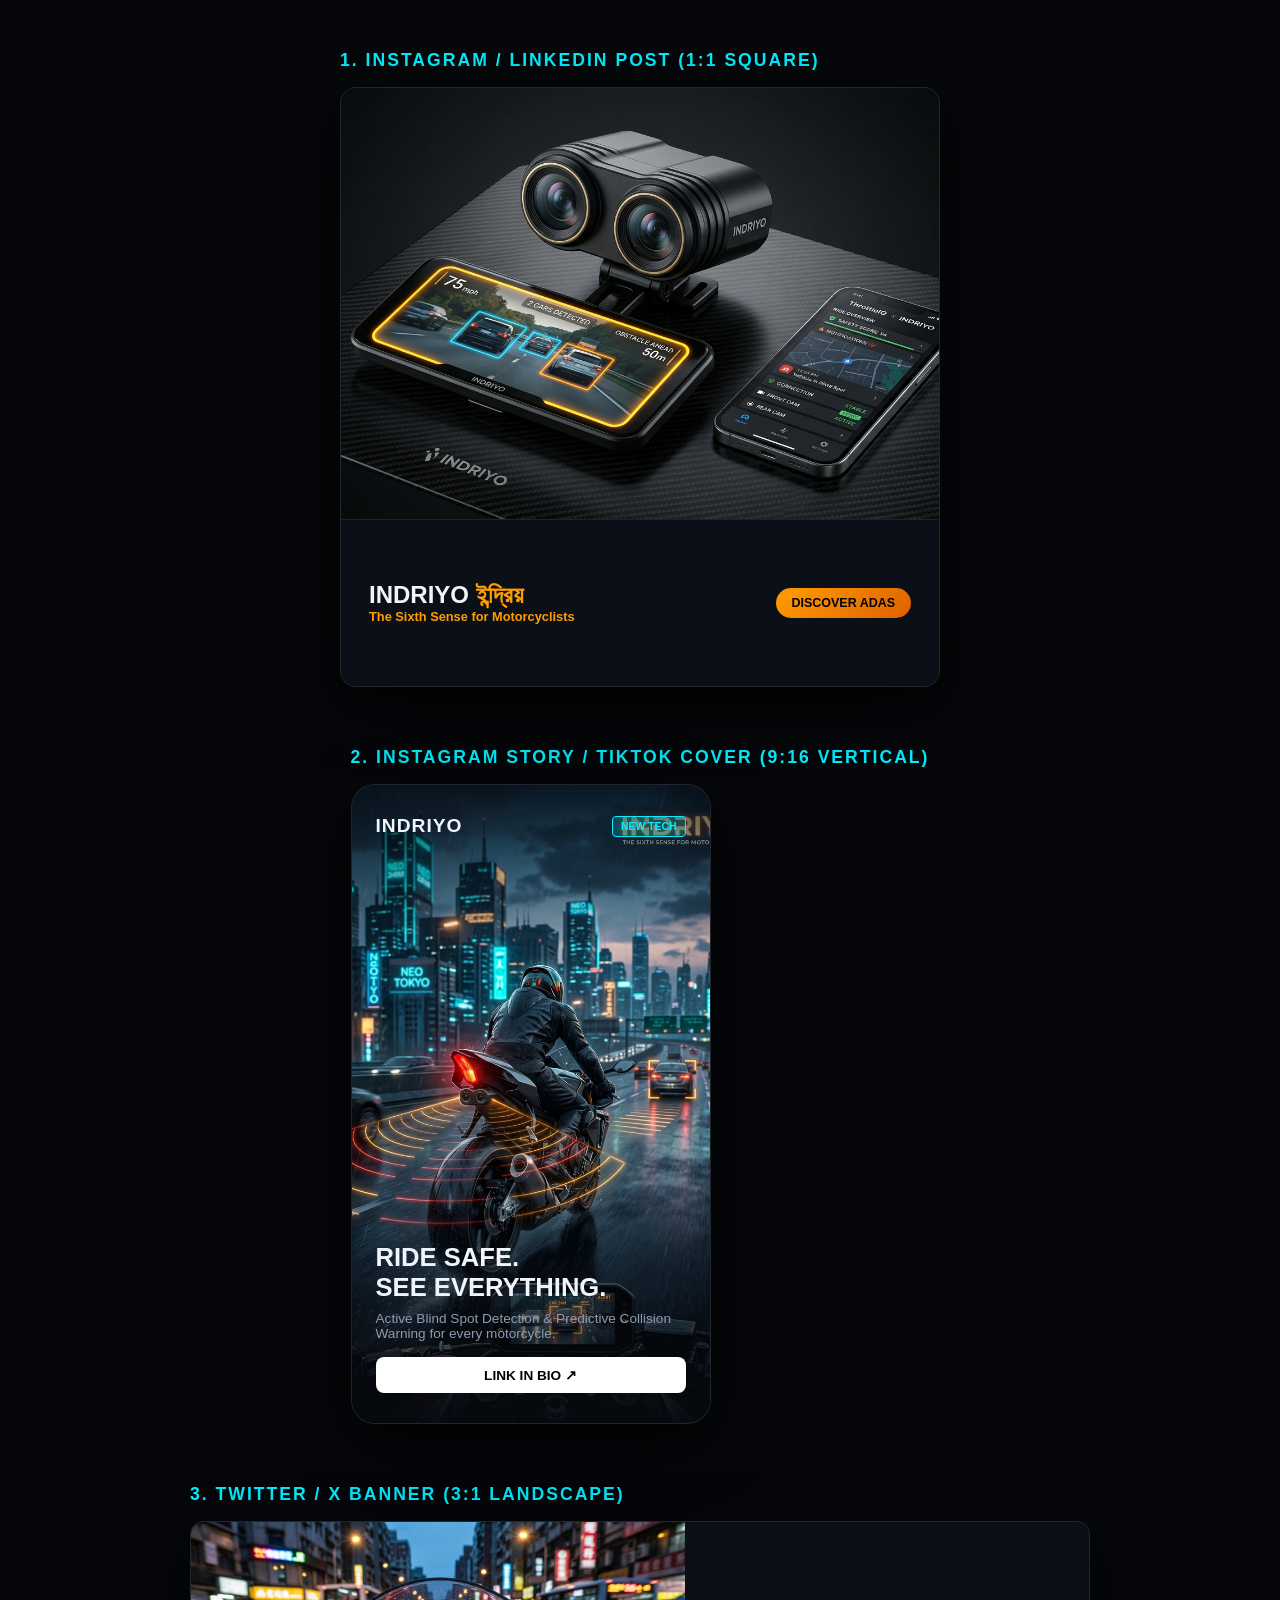
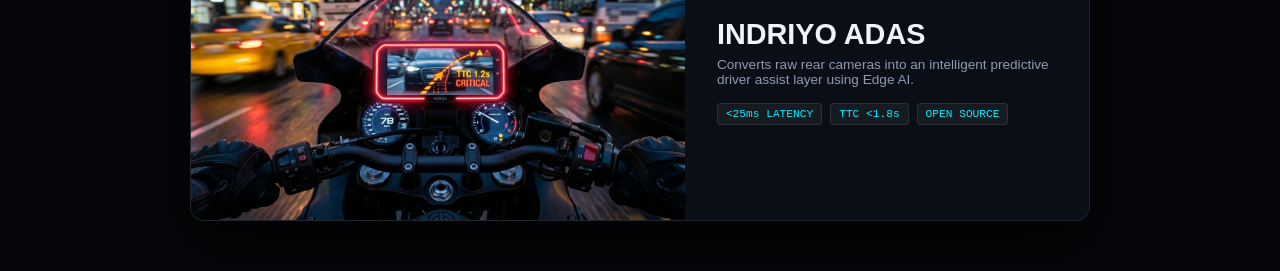
<file: marketing/posters/social_media_kit.html>
<!DOCTYPE html>
<html lang="en">
<head>
  <meta charset="UTF-8">
  <title>Indriyo (ইন্দ্রিয়) - Social Media Kit</title>
  <style>
    * { box-sizing: border-box; margin: 0; padding: 0; }
    body {
      background: #05070a;
      color: #f0f4fc;
      font-family: -apple-system, BlinkMacSystemFont, "Segoe UI", Roboto, sans-serif;
      padding: 50px 20px;
      display: flex;
      flex-direction: column;
      align-items: center;
      gap: 60px;
    }
    h2.section-label {
      color: #00f0ff;
      font-size: 1.1rem;
      letter-spacing: 2px;
      text-transform: uppercase;
      margin-bottom: 16px;
    }

    /* 1. Instagram Square 1:1 */
    .ig-square {
      width: 600px;
      height: 600px;
      background: #090d14;
      border: 1px solid rgba(255, 255, 255, 0.1);
      border-radius: 16px;
      position: relative;
      overflow: hidden;
      box-shadow: 0 20px 60px rgba(0,0,0,0.8);
      display: flex;
      flex-direction: column;
    }
    .ig-square img {
      width: 100%;
      height: 72%;
      object-fit: cover;
    }
    .ig-square-footer {
      height: 28%;
      background: #0b1018;
      border-top: 1px solid rgba(255, 255, 255, 0.08);
      padding: 20px 28px;
      display: flex;
      justify-content: space-between;
      align-items: center;
    }
    .ig-square-brand {
      font-size: 1.5rem;
      font-weight: 900;
    }
    .ig-square-tagline {
      font-size: 0.8rem;
      color: #ff9d00;
      font-weight: 600;
    }
    .cta-pill {
      background: linear-gradient(135deg, #ff9d00, #e06000);
      color: #000;
      font-weight: 800;
      font-size: 0.78rem;
      padding: 8px 16px;
      border-radius: 20px;
    }

    /* 2. Instagram Story / Reels 9:16 */
    .ig-story {
      width: 360px;
      height: 640px;
      background: #090d14;
      border: 1px solid rgba(255, 255, 255, 0.1);
      border-radius: 24px;
      position: relative;
      overflow: hidden;
      box-shadow: 0 20px 60px rgba(0,0,0,0.8);
      display: flex;
      flex-direction: column;
    }
    .ig-story img {
      width: 100%;
      height: 100%;
      object-fit: cover;
    }
    .story-overlay {
      position: absolute;
      inset: 0;
      background: linear-gradient(180deg, rgba(6,9,14,0.7) 0%, transparent 25%, transparent 65%, rgba(6,9,14,0.95) 100%);
      padding: 30px 24px;
      display: flex;
      flex-direction: column;
      justify-content: space-between;
    }
    .story-header {
      display: flex;
      justify-content: space-between;
      align-items: center;
    }
    .story-logo {
      font-size: 1.2rem;
      font-weight: 900;
      letter-spacing: 1px;
    }
    .story-badge {
      background: rgba(0, 240, 255, 0.2);
      border: 1px solid #00f0ff;
      color: #00f0ff;
      font-size: 0.65rem;
      font-weight: 700;
      padding: 4px 8px;
      border-radius: 4px;
    }
    .story-footer h3 {
      font-size: 1.6rem;
      font-weight: 900;
      line-height: 1.2;
      margin-bottom: 8px;
    }
    .story-footer p {
      color: #8e9bb0;
      font-size: 0.85rem;
      margin-bottom: 16px;
    }
    .story-swipe {
      background: #fff;
      color: #000;
      text-align: center;
      padding: 10px;
      border-radius: 8px;
      font-weight: 800;
      font-size: 0.85rem;
    }

    /* 3. Twitter / X Banner 3:1 */
    .twitter-banner {
      width: 900px;
      height: 300px;
      background: #090d14;
      border-radius: 14px;
      overflow: hidden;
      border: 1px solid rgba(255, 255, 255, 0.1);
      position: relative;
      display: flex;
      box-shadow: 0 20px 60px rgba(0,0,0,0.8);
    }
    .twitter-banner img {
      width: 55%;
      height: 100%;
      object-fit: cover;
    }
    .twitter-banner-content {
      width: 45%;
      background: #0a0e16;
      padding: 36px 32px;
      display: flex;
      flex-direction: column;
      justify-content: center;
    }
    .twitter-banner-content h3 {
      font-size: 1.8rem;
      font-weight: 900;
      margin-bottom: 6px;
    }
    .twitter-banner-content p {
      color: #8e9bb0;
      font-size: 0.85rem;
      margin-bottom: 16px;
    }
    .banner-tags {
      display: flex;
      gap: 8px;
    }
    .tag {
      background: rgba(255, 255, 255, 0.05);
      border: 1px solid rgba(255, 255, 255, 0.1);
      color: #00f0ff;
      font-size: 0.7rem;
      padding: 4px 8px;
      border-radius: 4px;
      font-family: monospace;
    }
  </style>
</head>
<body>

  <!-- Item 1 -->
  <div>
    <h2 class="section-label">1. Instagram / LinkedIn Post (1:1 Square)</h2>
    <div class="ig-square">
      <img src="../images/indriyo_product_hero.jpg" alt="Indriyo Product Hero">
      <div class="ig-square-footer">
        <div>
          <div class="ig-square-brand">INDRIYO <span style="color:#ff9d00;">ইন্দ্রিয়</span></div>
          <div class="ig-square-tagline">The Sixth Sense for Motorcyclists</div>
        </div>
        <span class="cta-pill">DISCOVER ADAS</span>
      </div>
    </div>
  </div>

  <!-- Item 2 -->
  <div>
    <h2 class="section-label">2. Instagram Story / TikTok Cover (9:16 Vertical)</h2>
    <div class="ig-story">
      <img src="../images/indriyo_hero_poster.jpg" alt="Indriyo Story Poster">
      <div class="story-overlay">
        <div class="story-header">
          <div class="story-logo">INDRIYO</div>
          <span class="story-badge">NEW TECH</span>
        </div>
        <div class="story-footer">
          <h3>RIDE SAFE.<br>SEE EVERYTHING.</h3>
          <p>Active Blind Spot Detection & Predictive Collision Warning for every motorcycle.</p>
          <div class="story-swipe">LINK IN BIO ↗</div>
        </div>
      </div>
    </div>
  </div>

  <!-- Item 3 -->
  <div>
    <h2 class="section-label">3. Twitter / X Banner (3:1 Landscape)</h2>
    <div class="twitter-banner">
      <img src="../images/indriyo_rider_pov.jpg" alt="Indriyo Rider POV">
      <div class="twitter-banner-content">
        <h3>INDRIYO ADAS</h3>
        <p>Converts raw rear cameras into an intelligent predictive driver assist layer using Edge AI.</p>
        <div class="banner-tags">
          <span class="tag">&lt;25ms LATENCY</span>
          <span class="tag">TTC &lt;1.8s</span>
          <span class="tag">OPEN SOURCE</span>
        </div>
      </div>
    </div>
  </div>

</body>
</html>
</file>
<file: website/css/style.css>
/* Indriyo - The Sixth Sense for Motorcyclists (ইন্দ্রিয়)
   Official Showcase & Live Simulator Stylesheet
*/

:root {
  --bg-base: #06080d;
  --bg-surface: #0c1017;
  --bg-card: rgba(16, 22, 34, 0.75);
  --bg-card-hover: rgba(22, 30, 46, 0.9);
  --border-color: rgba(255, 255, 255, 0.08);
  --border-glow: rgba(0, 240, 255, 0.25);
  
  --accent-cyan: #00f0ff;
  --accent-amber: #ff9d00;
  --accent-red: #ff2a4b;
  --accent-green: #30d158;
  --text-main: #f0f4fc;
  --text-muted: #8e9bb0;
  --text-dim: #5a667a;
  
  --font-sans: -apple-system, BlinkMacSystemFont, "Segoe UI", Roboto, "Helvetica Neue", Arial, sans-serif;
  --font-mono: "SF Mono", "Fira Code", Menlo, Monaco, Consolas, monospace;
}

* {
  box-sizing: border-box;
  margin: 0;
  padding: 0;
}

body {
  background-color: var(--bg-base);
  color: var(--text-main);
  font-family: var(--font-sans);
  line-height: 1.6;
  overflow-x: hidden;
  background-image: 
    radial-gradient(circle at 50% 0%, rgba(0, 240, 255, 0.08), transparent 50%),
    radial-gradient(circle at 90% 20%, rgba(255, 157, 0, 0.05), transparent 40%),
    radial-gradient(circle at 10% 40%, rgba(255, 42, 75, 0.04), transparent 40%);
  background-attachment: fixed;
}

a {
  color: var(--accent-cyan);
  text-decoration: none;
  transition: all 0.2s ease;
}

a:hover {
  color: #fff;
  text-shadow: 0 0 8px var(--accent-cyan);
}

/* Container */
.container {
  max-width: 1200px;
  margin: 0 auto;
  padding: 0 24px;
}

/* Header & Nav */
header {
  position: sticky;
  top: 0;
  z-index: 100;
  backdrop-filter: blur(16px);
  background: rgba(6, 8, 13, 0.85);
  border-bottom: 1px solid var(--border-color);
}

.nav-bar {
  display: flex;
  align-items: center;
  justify-content: space-between;
  height: 72px;
}

.logo {
  display: flex;
  align-items: center;
  gap: 10px;
  font-size: 1.4rem;
  font-weight: 800;
  letter-spacing: 1px;
  color: #fff;
}

.logo-badge {
  background: linear-gradient(135deg, var(--accent-amber), var(--accent-red));
  color: #fff;
  font-size: 0.65rem;
  font-weight: 900;
  padding: 2px 7px;
  border-radius: 4px;
  letter-spacing: 1.5px;
}

.logo-bangla {
  font-size: 0.95rem;
  color: var(--accent-amber);
  font-weight: 600;
}

.nav-links {
  display: flex;
  gap: 28px;
  list-style: none;
  font-size: 0.9rem;
  font-weight: 500;
}

.nav-links a {
  color: var(--text-muted);
}

.nav-links a:hover {
  color: #fff;
}

.btn {
  display: inline-flex;
  align-items: center;
  gap: 8px;
  padding: 10px 22px;
  border-radius: 8px;
  font-size: 0.9rem;
  font-weight: 600;
  cursor: pointer;
  transition: all 0.25s cubic-bezier(0.16, 1, 0.3, 1);
  border: 1px solid transparent;
}

.btn-primary {
  background: linear-gradient(135deg, var(--accent-amber), #e06000);
  color: #000;
  font-weight: 700;
  box-shadow: 0 4px 20px rgba(255, 157, 0, 0.3);
}

.btn-primary:hover {
  transform: translateY(-2px);
  box-shadow: 0 6px 28px rgba(255, 157, 0, 0.5);
  color: #000;
}

.btn-outline {
  background: rgba(255, 255, 255, 0.04);
  color: var(--text-main);
  border-color: var(--border-color);
}

.btn-outline:hover {
  background: rgba(255, 255, 255, 0.1);
  border-color: var(--accent-cyan);
  transform: translateY(-2px);
}

/* Hero Section */
.hero {
  padding: 80px 0 60px;
  position: relative;
}

.hero-grid {
  display: grid;
  grid-template-columns: 1.1fr 0.9fr;
  gap: 48px;
  align-items: center;
}

.hero-pill {
  display: inline-flex;
  align-items: center;
  gap: 8px;
  padding: 6px 14px;
  border-radius: 999px;
  background: rgba(0, 240, 255, 0.1);
  border: 1px solid rgba(0, 240, 255, 0.3);
  color: var(--accent-cyan);
  font-size: 0.8rem;
  font-weight: 600;
  margin-bottom: 24px;
}

.hero-pill .pulse-dot {
  width: 8px;
  height: 8px;
  background: var(--accent-cyan);
  border-radius: 50%;
  box-shadow: 0 0 10px var(--accent-cyan);
  animation: pulse 1.8s infinite;
}

@keyframes pulse {
  0%, 100% { transform: scale(1); opacity: 1; }
  50% { transform: scale(1.4); opacity: 0.5; }
}

.hero h1 {
  font-size: 3.5rem;
  line-height: 1.12;
  font-weight: 900;
  margin-bottom: 20px;
  letter-spacing: -1px;
}

.hero h1 span.gradient-text {
  background: linear-gradient(135deg, #fff 20%, var(--accent-amber) 70%, var(--accent-red) 100%);
  -webkit-background-clip: text;
  -webkit-text-fill-color: transparent;
}

.hero-desc {
  font-size: 1.15rem;
  color: var(--text-muted);
  margin-bottom: 32px;
  max-width: 540px;
}

.hero-actions {
  display: flex;
  gap: 16px;
  margin-bottom: 40px;
  flex-wrap: wrap;
}

.hero-stats {
  display: grid;
  grid-template-columns: repeat(3, 1fr);
  gap: 20px;
  padding-top: 24px;
  border-top: 1px solid var(--border-color);
}

.stat-item .stat-val {
  font-size: 1.8rem;
  font-weight: 800;
  color: #fff;
  font-family: var(--font-mono);
}

.stat-item .stat-lbl {
  font-size: 0.8rem;
  color: var(--text-dim);
  text-transform: uppercase;
  letter-spacing: 0.5px;
}

/* Hero Media Card */
.hero-media-wrapper {
  position: relative;
}

.hero-media-card {
  position: relative;
  border-radius: 20px;
  overflow: hidden;
  border: 1px solid var(--border-color);
  background: var(--bg-surface);
  box-shadow: 0 20px 50px rgba(0, 0, 0, 0.6);
  transition: transform 0.4s ease, box-shadow 0.4s ease;
}

.hero-media-card:hover {
  transform: translateY(-4px);
  box-shadow: 0 24px 60px rgba(0, 240, 255, 0.15);
}

.hero-media-card img {
  width: 100%;
  height: auto;
  display: block;
}

.media-badge {
  position: absolute;
  bottom: 16px;
  left: 16px;
  right: 16px;
  background: rgba(10, 14, 22, 0.85);
  backdrop-filter: blur(12px);
  border: 1px solid rgba(255, 255, 255, 0.1);
  padding: 12px 18px;
  border-radius: 12px;
  display: flex;
  align-items: center;
  justify-content: space-between;
}

.media-badge .badge-title {
  font-size: 0.85rem;
  font-weight: 700;
}

.media-badge .badge-sub {
  font-size: 0.75rem;
  color: var(--text-muted);
}

/* Live Simulator Section */
.simulator-section {
  padding: 90px 0;
  background: linear-gradient(180deg, var(--bg-base) 0%, #090d14 100%);
}

.section-header {
  text-align: center;
  margin-bottom: 50px;
}

.section-tag {
  color: var(--accent-amber);
  font-size: 0.8rem;
  font-weight: 800;
  text-transform: uppercase;
  letter-spacing: 2px;
  margin-bottom: 8px;
}

.section-title {
  font-size: 2.5rem;
  font-weight: 800;
  margin-bottom: 14px;
}

.section-subtitle {
  color: var(--text-muted);
  font-size: 1.05rem;
  max-width: 640px;
  margin: 0 auto;
}

/* Simulator Canvas Container */
.sim-container {
  background: var(--bg-surface);
  border-radius: 20px;
  border: 1px solid var(--border-color);
  padding: 24px;
  box-shadow: 0 20px 60px rgba(0, 0, 0, 0.7);
}

.sim-display-frame {
  position: relative;
  background: #000;
  border-radius: 14px;
  overflow: hidden;
  box-shadow: inset 0 0 40px rgba(0,0,0,0.8);
  border: 4px solid #1a2230;
  transition: border-color 0.15s ease, box-shadow 0.15s ease;
}

.sim-display-frame.alert-warning {
  border-color: var(--accent-amber);
  box-shadow: 0 0 35px rgba(255, 157, 0, 0.4), inset 0 0 20px rgba(255, 157, 0, 0.2);
}

.sim-display-frame.alert-critical {
  border-color: var(--accent-red);
  box-shadow: 0 0 45px rgba(255, 42, 75, 0.6), inset 0 0 30px rgba(255, 42, 75, 0.3);
  animation: frameStrobe 0.2s infinite alternate;
}

@keyframes frameStrobe {
  from { border-color: var(--accent-red); }
  to { border-color: #ff8598; }
}

#adasCanvas {
  width: 100%;
  height: 480px;
  display: block;
  background: #05070a;
}

/* Simulator Controls */
.sim-controls-bar {
  display: grid;
  grid-template-columns: 1.2fr 1fr 0.8fr;
  gap: 24px;
  align-items: center;
  margin-top: 24px;
  padding: 16px 20px;
  background: rgba(255, 255, 255, 0.02);
  border-radius: 12px;
  border: 1px solid var(--border-color);
}

.sim-btn-group {
  display: flex;
  gap: 8px;
  flex-wrap: wrap;
}

.sim-scenario-btn {
  background: rgba(255, 255, 255, 0.05);
  border: 1px solid var(--border-color);
  color: var(--text-muted);
  padding: 8px 14px;
  border-radius: 6px;
  font-size: 0.8rem;
  cursor: pointer;
  transition: all 0.2s;
}

.sim-scenario-btn:hover {
  color: #fff;
  background: rgba(255, 255, 255, 0.1);
}

.sim-scenario-btn.active {
  background: var(--accent-amber);
  color: #000;
  font-weight: 700;
  border-color: var(--accent-amber);
}

.sim-slider-wrap {
  display: flex;
  flex-direction: column;
  gap: 6px;
}

.sim-slider-wrap label {
  font-size: 0.8rem;
  color: var(--text-muted);
  display: flex;
  justify-content: space-between;
}

.sim-slider-wrap input[type=range] {
  accent-color: var(--accent-cyan);
  cursor: pointer;
}

.sim-toggles {
  display: flex;
  justify-content: flex-end;
  gap: 12px;
}

.icon-btn {
  background: rgba(255, 255, 255, 0.05);
  border: 1px solid var(--border-color);
  color: var(--text-main);
  padding: 8px 14px;
  border-radius: 6px;
  font-size: 0.85rem;
  cursor: pointer;
  display: flex;
  align-items: center;
  gap: 6px;
  transition: all 0.2s;
}

.icon-btn:hover {
  background: rgba(255, 255, 255, 0.15);
  border-color: var(--accent-cyan);
}

.icon-btn.active {
  background: rgba(0, 240, 255, 0.2);
  border-color: var(--accent-cyan);
  color: var(--accent-cyan);
}

/* Feature Grid */
.features-section {
  padding: 90px 0;
}

.features-grid {
  display: grid;
  grid-template-columns: repeat(3, 1fr);
  gap: 28px;
}

.feature-card {
  background: var(--bg-card);
  border: 1px solid var(--border-color);
  border-radius: 16px;
  padding: 32px 28px;
  transition: all 0.3s ease;
  position: relative;
  backdrop-filter: blur(8px);
}

.feature-card:hover {
  background: var(--bg-card-hover);
  border-color: var(--border-glow);
  transform: translateY(-4px);
}

.feature-icon {
  width: 50px;
  height: 50px;
  border-radius: 12px;
  display: flex;
  align-items: center;
  justify-content: center;
  font-size: 1.5rem;
  margin-bottom: 20px;
}

.feature-icon.cyan { background: rgba(0, 240, 255, 0.15); color: var(--accent-cyan); }
.feature-icon.amber { background: rgba(255, 157, 0, 0.15); color: var(--accent-amber); }
.feature-icon.red { background: rgba(255, 42, 75, 0.15); color: var(--accent-red); }

.feature-card h3 {
  font-size: 1.25rem;
  font-weight: 700;
  margin-bottom: 12px;
}

.feature-card p {
  color: var(--text-muted);
  font-size: 0.92rem;
  line-height: 1.6;
}

/* Comparison Table Section */
.comparison-section {
  padding: 90px 0;
  background: #080b11;
}

.table-wrap {
  overflow-x: auto;
  border-radius: 16px;
  border: 1px solid var(--border-color);
  background: var(--bg-surface);
}

.spec-table {
  width: 100%;
  border-collapse: collapse;
  text-align: left;
  font-size: 0.95rem;
}

.spec-table th, .spec-table td {
  padding: 16px 20px;
  border-bottom: 1px solid var(--border-color);
}

.spec-table th {
  background: rgba(255, 255, 255, 0.03);
  font-weight: 700;
  color: #fff;
  font-size: 0.85rem;
  text-transform: uppercase;
  letter-spacing: 0.5px;
}

.spec-table tr.highlight-row {
  background: rgba(0, 240, 255, 0.05);
}

.spec-table tr.highlight-row td {
  border-bottom: 2px solid var(--accent-cyan);
  font-weight: 600;
  color: #fff;
}

.badge-tag {
  display: inline-block;
  padding: 3px 8px;
  border-radius: 4px;
  font-size: 0.75rem;
  font-weight: 700;
}

.badge-tag.win { background: rgba(48, 209, 88, 0.2); color: var(--accent-green); }
.badge-tag.lose { background: rgba(255, 42, 75, 0.15); color: var(--accent-red); }
.badge-tag.neutral { background: rgba(255, 255, 255, 0.08); color: var(--text-muted); }

/* BOM Calculator Section */
.bom-section {
  padding: 90px 0;
}

.bom-card {
  background: var(--bg-surface);
  border-radius: 20px;
  border: 1px solid var(--border-color);
  padding: 36px;
}

.bom-tabs {
  display: flex;
  gap: 12px;
  margin-bottom: 28px;
}

.bom-tab-btn {
  padding: 10px 20px;
  border-radius: 8px;
  background: rgba(255, 255, 255, 0.04);
  border: 1px solid var(--border-color);
  color: var(--text-muted);
  cursor: pointer;
  font-weight: 600;
  font-size: 0.9rem;
  transition: all 0.2s;
}

.bom-tab-btn.active {
  background: var(--accent-cyan);
  color: #000;
  border-color: var(--accent-cyan);
}

.bom-list {
  display: grid;
  grid-template-columns: repeat(2, 1fr);
  gap: 18px;
  margin-bottom: 28px;
}

.bom-item {
  display: flex;
  justify-content: space-between;
  align-items: center;
  padding: 14px 18px;
  background: rgba(255, 255, 255, 0.02);
  border-radius: 10px;
  border: 1px solid var(--border-color);
}

.bom-item-name {
  font-weight: 600;
  font-size: 0.9rem;
}

.bom-item-note {
  font-size: 0.78rem;
  color: var(--text-dim);
}

.bom-item-price {
  font-family: var(--font-mono);
  font-weight: 700;
  color: var(--accent-amber);
}

.bom-total-box {
  display: flex;
  justify-content: space-between;
  align-items: center;
  padding: 20px 24px;
  background: rgba(255, 157, 0, 0.08);
  border: 1px solid rgba(255, 157, 0, 0.3);
  border-radius: 12px;
}

.bom-total-val {
  font-size: 1.8rem;
  font-weight: 900;
  color: var(--accent-amber);
  font-family: var(--font-mono);
}

/* Circuit Wiring Section */
.circuit-section {
  padding: 90px 0;
  background: #080b11;
}

.circuit-schematic-box {
  background: #040608;
  border: 1px solid #1a2230;
  border-radius: 14px;
  padding: 24px;
  font-family: var(--font-mono);
  color: var(--accent-cyan);
  overflow-x: auto;
  line-height: 1.4;
  margin-bottom: 28px;
}

/* Gallery & Posters */
.posters-section {
  padding: 90px 0;
}

.posters-grid {
  display: grid;
  grid-template-columns: repeat(3, 1fr);
  gap: 24px;
}

.poster-item {
  border-radius: 16px;
  overflow: hidden;
  border: 1px solid var(--border-color);
  background: var(--bg-surface);
  position: relative;
  transition: transform 0.3s;
}

.poster-item:hover {
  transform: scale(1.02);
}

.poster-item img {
  width: 100%;
  height: auto;
  display: block;
}

.poster-caption {
  padding: 14px 18px;
  font-size: 0.85rem;
  font-weight: 600;
  color: var(--text-main);
  display: flex;
  justify-content: space-between;
  align-items: center;
}

/* Open Hardware & Downloads */
.downloads-grid {
  display: grid;
  grid-template-columns: repeat(auto-fit, minmax(280px, 1fr));
  gap: 24px;
  margin-top: 32px;
}

.download-card {
  background: var(--bg-card);
  border: 1px solid var(--border-color);
  border-radius: 12px;
  padding: 24px;
  display: flex;
  flex-direction: column;
  justify-content: space-between;
  transition: all 0.25s ease;
  backdrop-filter: blur(12px);
}

.download-card:hover {
  transform: translateY(-4px);
  border-color: var(--accent-cyan);
  box-shadow: 0 8px 24px rgba(0, 240, 255, 0.15);
}

.download-header {
  display: flex;
  align-items: center;
  gap: 12px;
  margin-bottom: 16px;
}

.download-icon {
  width: 44px;
  height: 44px;
  border-radius: 10px;
  display: flex;
  align-items: center;
  justify-content: center;
  font-size: 1.4rem;
  background: rgba(0, 240, 255, 0.1);
  color: var(--accent-cyan);
}

.download-icon.amber {
  background: rgba(255, 157, 0, 0.1);
  color: var(--accent-amber);
}

.download-icon.green {
  background: rgba(48, 209, 88, 0.1);
  color: var(--accent-green);
}

.download-meta {
  font-size: 0.75rem;
  color: var(--text-dim);
  font-family: var(--font-mono);
  margin-top: 4px;
}

/* Footer */
footer {
  padding: 60px 0 30px;
  border-top: 1px solid var(--border-color);
  background: var(--bg-base);
  color: var(--text-dim);
  font-size: 0.85rem;
}

.footer-grid {
  display: grid;
  grid-template-columns: 2fr 1fr 1fr 1fr;
  gap: 40px;
  margin-bottom: 40px;
}

.footer-brand h4 {
  color: #fff;
  font-size: 1.2rem;
  margin-bottom: 12px;
}

.footer-col h5 {
  color: #fff;
  margin-bottom: 16px;
  font-size: 0.9rem;
}

.footer-col ul {
  list-style: none;
}

.footer-col li {
  margin-bottom: 8px;
}

.footer-bottom {
  text-align: center;
  padding-top: 24px;
  border-top: 1px solid var(--border-color);
}

/* Responsive */
@media (max-width: 968px) {
  .hero-grid { grid-template-columns: 1fr; }
  .features-grid { grid-template-columns: 1fr; }
  .downloads-grid { grid-template-columns: 1fr; }
  .posters-grid { grid-template-columns: 1fr; }
  .sim-controls-bar { grid-template-columns: 1fr; }
  .bom-list { grid-template-columns: 1fr; }
  .footer-grid { grid-template-columns: 1fr 1fr; }
}
</file>
